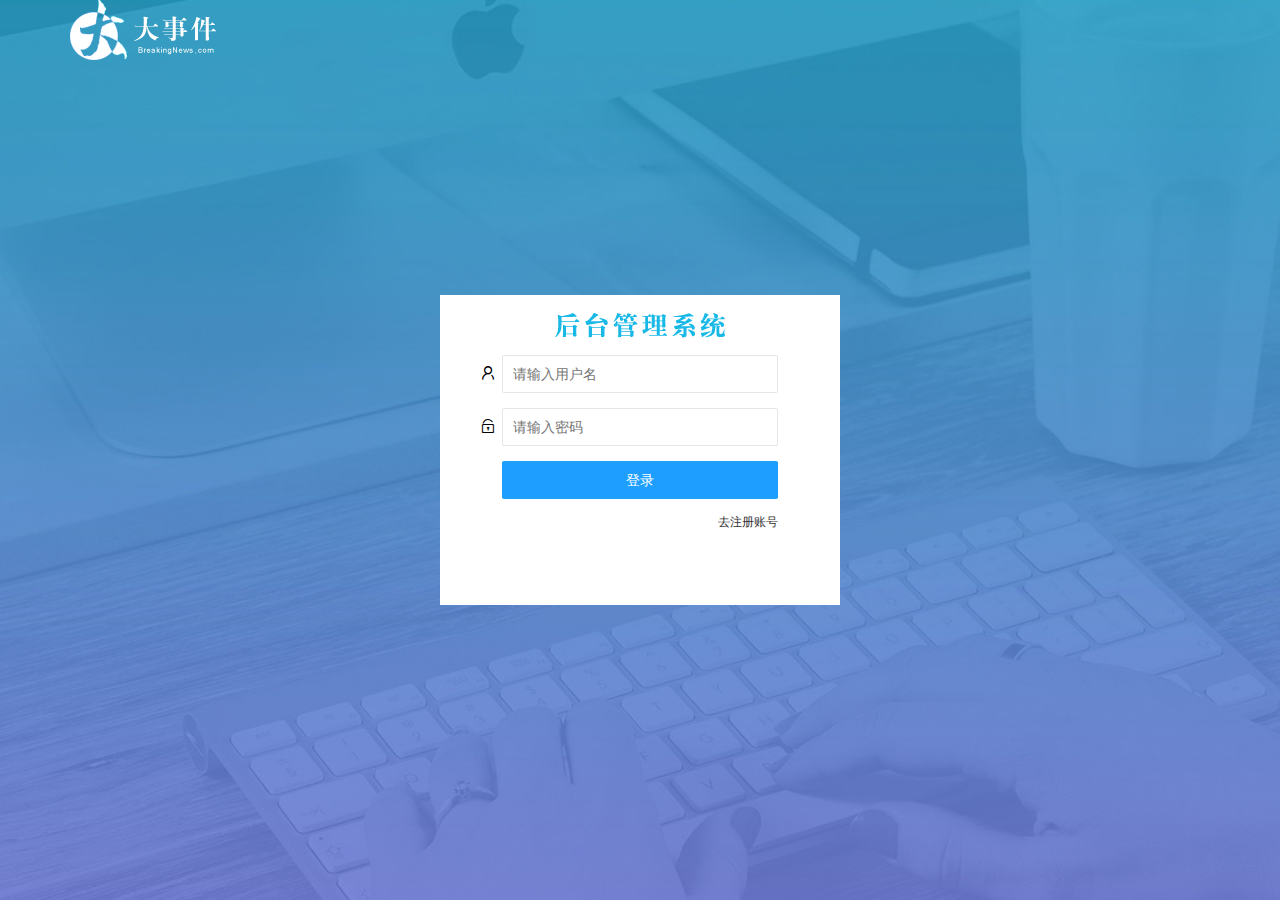
<file: login.html>
<!DOCTYPE html>
<html lang="en">

<head>
    <meta charset="UTF-8">
    <meta http-equiv="X-UA-Compatible" content="IE=edge">
    <meta name="viewport" content="width=device-width, initial-scale=1.0">
    <title>大事件-登录/注册</title>
    <link rel="stylesheet" href="assets/css/login.css">
    <link rel="stylesheet" href="assets/lib/layui/css/layui.css">
</head>

<body>
    <!-- 头部logo区域 -->
    <div class="layui-main">
        <img src="/assets/images/logo.png" alt="" />
    </div>

    <!-- 登录注册区域 -->
    <div class="loginAndRegBox">
        <div class="title-box"></div>
        <!-- 登录的div -->
        <div class="login-box">

            <!-- 登录的表单 -->
            <form class="layui-form" id="form_login">
                <!-- 用户名 -->
                <div class="layui-form-item">
                    <i class="layui-icon layui-icon-username"></i>
                    <input type="text" name="username" required lay-verify="required" placeholder="请输入用户名" autocomplete="off" class="layui-input">
                </div>
                <!-- 密码 -->
                <div class="layui-form-item">
                    <i class="layui-icon layui-icon-password"></i>
                    <input type="password" name="password" required lay-verify="required|pwd" placeholder="请输入密码" autocomplete="off" class="layui-input">
                </div>
                <!-- 按钮 -->
                <div class="layui-form-item ">
                    <button class="layui-btn layui-btn-fluid layui-btn-normal" lay-submit>登录</button>
                </div>
                <div class="layui-form-item links">
                    <a href="javascript:;" id="link-reg">去注册账号</a>
                </div>
            </form>



        </div>
        <!-- 注册的div -->
        <div class="reg-box">
            <!-- 注册的表单 -->
            <form class="layui-form" id="form_reg">
                <!-- 用户名 -->
                <div class="layui-form-item">
                    <i class="layui-icon layui-icon-username"></i>
                    <input type="text" name="username" required lay-verify="required" placeholder="请输入用户名" autocomplete="off" class="layui-input">
                </div>
                <!-- 密码 -->
                <div class="layui-form-item">
                    <i class="layui-icon layui-icon-password"></i>
                    <input type="password" name="password" required lay-verify="required|pwd" placeholder="请输入密码" autocomplete="off" class="layui-input">
                </div>
                <!-- 密码确认框 -->
                <div class="layui-form-item">
                    <i class="layui-icon layui-icon-password"></i>
                    <input type="password" name="repassword" required lay-verify="required|pwd|repwd" placeholder="请再次确认密码" autocomplete="off" class="layui-input">
                </div>
                <!-- 注册按钮 -->
                <div class="layui-form-item ">
                    <button class="layui-btn layui-btn-fluid layui-btn-normal" lay-submit>注册</button>
                </div>
                <div class="layui-form-item links">
                    <a href="javascript:;" id="link-login">去登录</a>
                </div>
            </form>

        </div>
    </div>

    <script src="/assets/lib/layui/layui.all.js"></script>
    <script src="/assets/lib/jquery.js"></script>
    <script src="/assets/js/baseAPI.js"></script>
    <script src="/assets/js/login.js"></script>
</body>

</html>
</file>
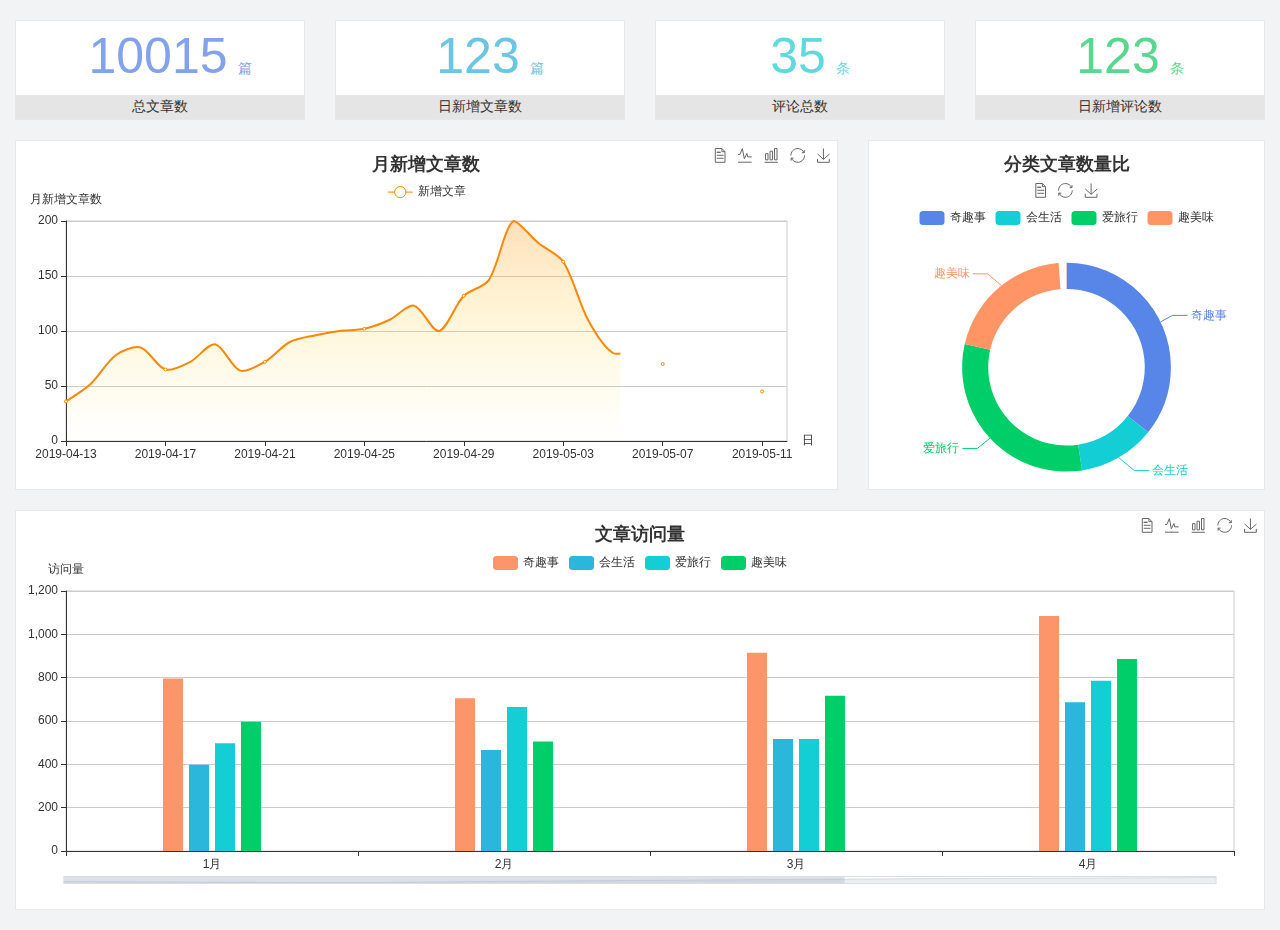
<file: home/dashboard.html>
<!DOCTYPE html>
<html lang="en">

<head>
  <meta charset="UTF-8">
  <meta name="viewport" content="width=device-width, initial-scale=1.0">
  <meta http-equiv="X-UA-Compatible" content="ie=edge">
  <title>图表统计</title>
  <link rel="stylesheet" href="../../assets/lib/bootstrap.css" />
  <link rel="stylesheet" href="../../assets/lib/main.css" />
  <script src="../../assets/lib/jquery.js"></script>
  <script type="text/javascript" src="../../assets/lib/echarts.min.js"></script>
</head>

<body>
  <div class="container-fluid">
    <div class="row spannel_list">
      <div class="col-sm-3 col-xs-6">
        <div class="spannel">
          <em>10015</em><span>篇</span>
          <b>总文章数</b>
        </div>
      </div>
      <div class="col-sm-3 col-xs-6">
        <div class="spannel scolor01">
          <em>123</em><span>篇</span>
          <b>日新增文章数</b>
        </div>
      </div>
      <div class="col-sm-3 col-xs-6">
        <div class="spannel scolor02">
          <em>35</em><span>条</span>
          <b>评论总数</b>
        </div>
      </div>
      <div class="col-sm-3 col-xs-6">
        <div class="spannel scolor03">
          <em>123</em><span>条</span>
          <b>日新增评论数</b>
        </div>
      </div>
    </div>
  </div>

  <div class="container-fluid">
    <div class="row curve-pie">
      <div class="col-lg-8 col-md-8">
        <div class="gragh_pannel" id="curve_show"></div>
      </div>
      <div class="col-lg-4 col-md-4">
        <div class="gragh_pannel" id="pie_show"></div>
      </div>
    </div>
  </div>

  <div class="container-fluid">
    <div class="column_pannel" id="column_show"></div>
  </div>

  <script>
    var oChart = echarts.init(document.getElementById('curve_show'));
    var aList_all = [
      { 'count': 36, 'date': '2019-04-13' },
      { 'count': 52, 'date': '2019-04-14' },
      { 'count': 78, 'date': '2019-04-15' },
      { 'count': 85, 'date': '2019-04-16' },
      { 'count': 65, 'date': '2019-04-17' },
      { 'count': 72, 'date': '2019-04-18' },
      { 'count': 88, 'date': '2019-04-19' },
      { 'count': 64, 'date': '2019-04-20' },
      { 'count': 72, 'date': '2019-04-21' },
      { 'count': 90, 'date': '2019-04-22' },
      { 'count': 96, 'date': '2019-04-23' },
      { 'count': 100, 'date': '2019-04-24' },
      { 'count': 102, 'date': '2019-04-25' },
      { 'count': 110, 'date': '2019-04-26' },
      { 'count': 123, 'date': '2019-04-27' },
      { 'count': 100, 'date': '2019-04-28' },
      { 'count': 132, 'date': '2019-04-29' },
      { 'count': 146, 'date': '2019-04-30' },
      { 'count': 200, 'date': '2019-05-01' },
      { 'count': 180, 'date': '2019-05-02' },
      { 'count': 163, 'date': '2019-05-03' },
      { 'count': 110, 'date': '2019-05-04' },
      { 'count': 80, 'date': '2019-05-05' },
      { 'count': 82, 'date': '2019-05-06' },
      { 'count': 70, 'date': '2019-05-07' },
      { 'count': 65, 'date': '2019-05-08' },
      { 'count': 54, 'date': '2019-05-09' },
      { 'count': 40, 'date': '2019-05-10' },
      { 'count': 45, 'date': '2019-05-11' },
      { 'count': 38, 'date': '2019-05-12' },
    ];

    let aCount = [];
    let aDate = [];

    for (var i = 0; i < aList_all.length; i++) {
      aCount.push(aList_all[i].count);
      aDate.push(aList_all[i].date);
    }

    var chartopt = {
      title: {
        text: '月新增文章数',
        left: 'center',
        top: '10'
      },
      tooltip: {
        trigger: 'axis'
      },
      legend: {
        data: ['新增文章'],
        top: '40'
      },
      toolbox: {
        show: true,
        feature: {
          mark: { show: true },
          dataView: { show: true, readOnly: false },
          magicType: { show: true, type: ['line', 'bar'] },
          restore: { show: true },
          saveAsImage: { show: true }
        }
      },
      calculable: true,
      xAxis: [
        {
          name: '日',
          type: 'category',
          boundaryGap: false,
          data: aDate
        }
      ],
      yAxis: [
        {
          name: '月新增文章数',
          type: 'value'
        }
      ],
      series: [
        {
          name: '新增文章',
          type: 'line',
          smooth: true,
          itemStyle: { normal: { areaStyle: { type: 'default' }, color: '#f80' }, lineStyle: { color: '#f80' } },
          data: aCount
        }],
      areaStyle: {
        normal: {
          color: new echarts.graphic.LinearGradient(0, 0, 0, 1, [{
            offset: 0,
            color: 'rgba(255,136,0,0.39)'
          }, {
            offset: .34,
            color: 'rgba(255,180,0,0.25)'
          }, {
            offset: 1,
            color: 'rgba(255,222,0,0.00)'
          }])

        }
      },
      grid: {
        show: true,
        x: 50,
        x2: 50,
        y: 80,
        height: 220
      }
    };

    oChart.setOption(chartopt);


    var oPie = echarts.init(document.getElementById('pie_show'));
    var oPieopt =
    {
      title: {
        top: 10,
        text: '分类文章数量比',
        x: 'center'
      },
      tooltip: {
        trigger: 'item',
        formatter: "{a} <br/>{b} : {c} ({d}%)"
      },
      color: ['#5885e8', '#13cfd5', '#00ce68', '#ff9565'],
      legend: {
        x: 'center',
        top: 65,
        data: ['奇趣事', '会生活', '爱旅行', '趣美味']
      },
      toolbox: {
        show: true,
        x: 'center',
        top: 35,
        feature: {
          mark: { show: true },
          dataView: { show: true, readOnly: false },
          magicType: {
            show: true,
            type: ['pie', 'funnel'],
            option: {
              funnel: {
                x: '25%',
                width: '50%',
                funnelAlign: 'left',
                max: 1548
              }
            }
          },
          restore: { show: true },
          saveAsImage: { show: true }
        }
      },
      calculable: true,
      series: [
        {
          name: '访问来源',
          type: 'pie',
          radius: ['45%', '60%'],
          center: ['50%', '65%'],
          data: [
            { value: 300, name: '奇趣事' },
            { value: 100, name: '会生活' },
            { value: 260, name: '爱旅行' },
            { value: 180, name: '趣美味' }
          ]
        }
      ]
    };
    oPie.setOption(oPieopt);



    var oColumn = this.echarts.init(document.getElementById('column_show'));
    var oColumnopt =
    {
      title: {
        text: '文章访问量',
        left: 'center',
        top: '10'
      },
      tooltip: {
        trigger: 'axis'
      },
      legend: {
        data: ['奇趣事', '会生活', '爱旅行', '趣美味'],
        top: '40'
      },
      toolbox: {
        show: true,
        feature: {
          mark: { show: true },
          dataView: { show: true, readOnly: false },
          magicType: { show: true, type: ['line', 'bar'] },
          restore: { show: true },
          saveAsImage: { show: true }
        }
      },
      calculable: true,
      xAxis: [
        {
          type: 'category',
          data: ['1月', '2月', '3月', '4月', '5月']
        }
      ],
      yAxis: [
        {
          name: '访问量',
          type: 'value'
        }
      ],
      series: [
        {
          name: '奇趣事',
          type: 'bar',
          barWidth: 20,
          itemStyle: {
            normal: { areaStyle: { type: 'default' }, color: '#fd956a' }
          },
          data: [800, 708, 920, 1090, 1200]
        },
        {
          name: '会生活',
          type: 'bar',
          barWidth: 20,
          itemStyle: {
            normal: { areaStyle: { type: 'default' }, color: '#2bb6db' }
          },
          data: [400, 468, 520, 690, 800]
        },
        {
          name: '爱旅行',
          type: 'bar',
          barWidth: 20,
          itemStyle: {
            normal: { areaStyle: { type: 'default' }, color: '#13cfd5' }
          },
          data: [500, 668, 520, 790, 900]
        },
        {
          name: '趣美味',
          type: 'bar',
          barWidth: 20,
          itemStyle: {
            normal: { areaStyle: { type: 'default' }, color: '#00ce68' }
          },
          data: [600, 508, 720, 890, 1000]
        }
      ],
      grid: {
        show: true,
        x: 50,
        x2: 30,
        y: 80,
        height: 260
      },
      dataZoom: [//给x轴设置滚动条
        {
          start: 0,//默认为0
          end: 100 - 1000 / 31,//默认为100
          type: 'slider',
          show: true,
          xAxisIndex: [0],
          handleSize: 0,//滑动条的 左右2个滑动条的大小
          height: 8,//组件高度
          left: 45, //左边的距离
          right: 50,//右边的距离
          bottom: 26,//右边的距离
          handleColor: '#ddd',//h滑动图标的颜色
          handleStyle: {
            borderColor: "#cacaca",
            borderWidth: "1",
            shadowBlur: 2,
            background: "#ddd",
            shadowColor: "#ddd",
          }
        }]
    };
    oColumn.setOption(oColumnopt);
  </script>
</body>

</html>
</file>
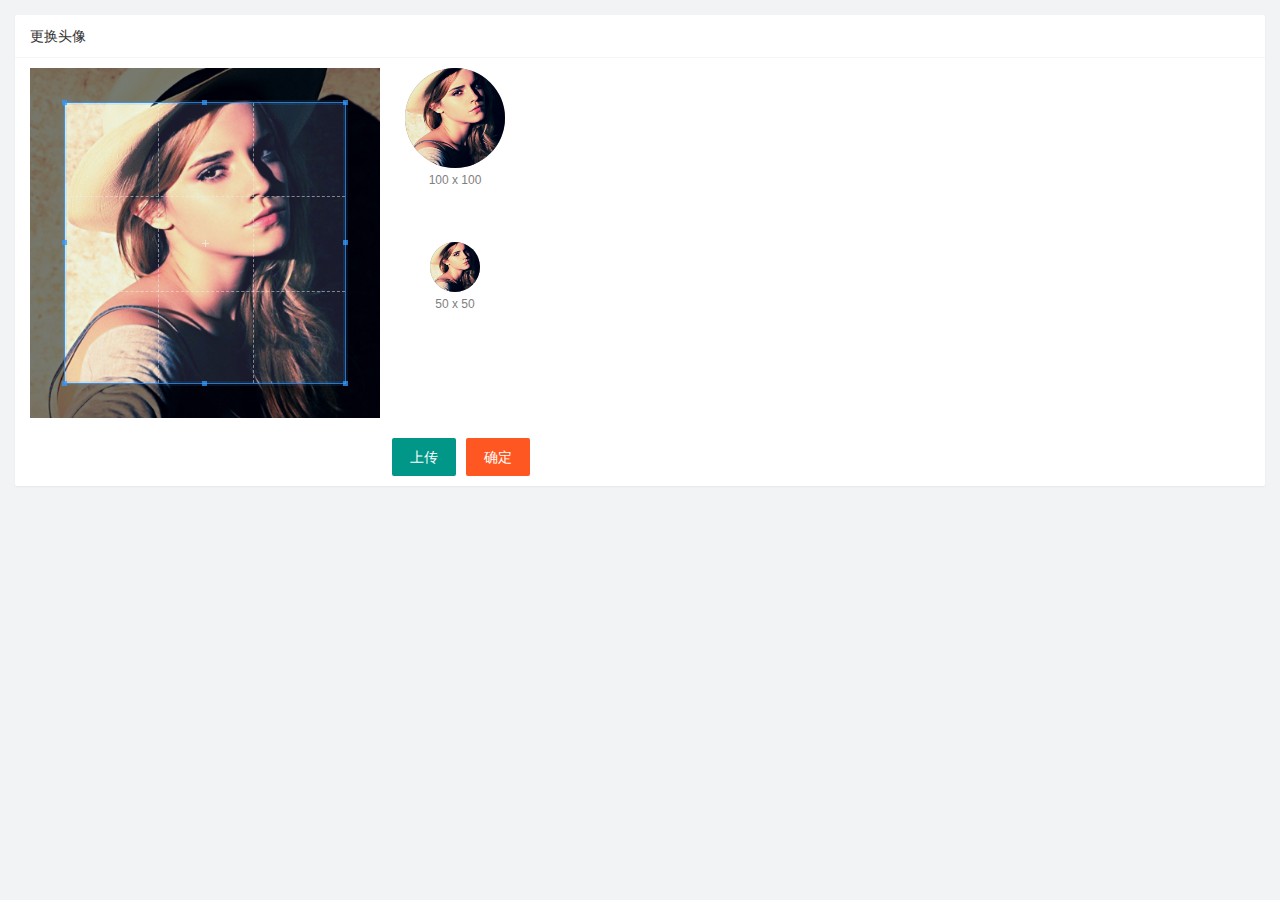
<file: user/user_avatar.html>
<!DOCTYPE html>
<html lang="en">

<head>
    <meta charset="UTF-8">
    <meta http-equiv="X-UA-Compatible" content="IE=edge">
    <meta name="viewport" content="width=device-width, initial-scale=1.0">
    <title>Document</title>
    <link rel="stylesheet" href="/assets/lib/layui/css/layui.css">
    <link rel="stylesheet" href="/assets/lib/cropper/cropper.css" />
    <link rel="stylesheet" href="/assets/css/user/user_avatar.css">
</head>

<body>
    <!-- 卡片区域 -->
    <div class="layui-card">
        <div class="layui-card-header">更换头像</div>
        <div class="layui-card-body">


            <!-- 第一行的图片裁剪和预览区域 -->
            <div class="row1">
                <!-- 图片裁剪区域 -->
                <div class="cropper-box">
                    <!-- 这个 img 标签很重要，将来会把它初始化为裁剪区域 -->
                    <img id="image" src="/assets/images/sample.jpg" />
                </div>
                <!-- 图片的预览区域 -->
                <div class="preview-box">
                    <div>
                        <!-- 宽高为 100px 的预览区域 -->
                        <div class="img-preview w100"></div>
                        <p class="size">100 x 100</p>
                    </div>
                    <div>
                        <!-- 宽高为 50px 的预览区域 -->
                        <div class="img-preview w50"></div>
                        <p class="size">50 x 50</p>
                    </div>
                </div>
            </div>

            <!-- 第二行的按钮区域 -->
            <div class="row2">
                <!-- 通过accept指定用户选择的类型文件 -->
                <input type="file" id="file" accept="image/png,image/jpeg">
                <button type="button" class="layui-btn" id="btnChooseImage">上传</button>
                <button type="button" class="layui-btn layui-btn-danger" id="btnUpload">确定</button>
            </div>


        </div>
    </div>


    <script src="/assets/lib/layui/layui.all.js"></script>
    <script src="/assets/lib/jquery.js"></script>
    <script src="/assets/lib/cropper/Cropper.js"></script>
    <script src="/assets/lib/cropper/jquery-cropper.js"></script>
    <script src="/assets/js/baseAPI.js"></script>
    <script src="/assets/js/user/user_avatar.js"></script>
</body>

</html>
</file>
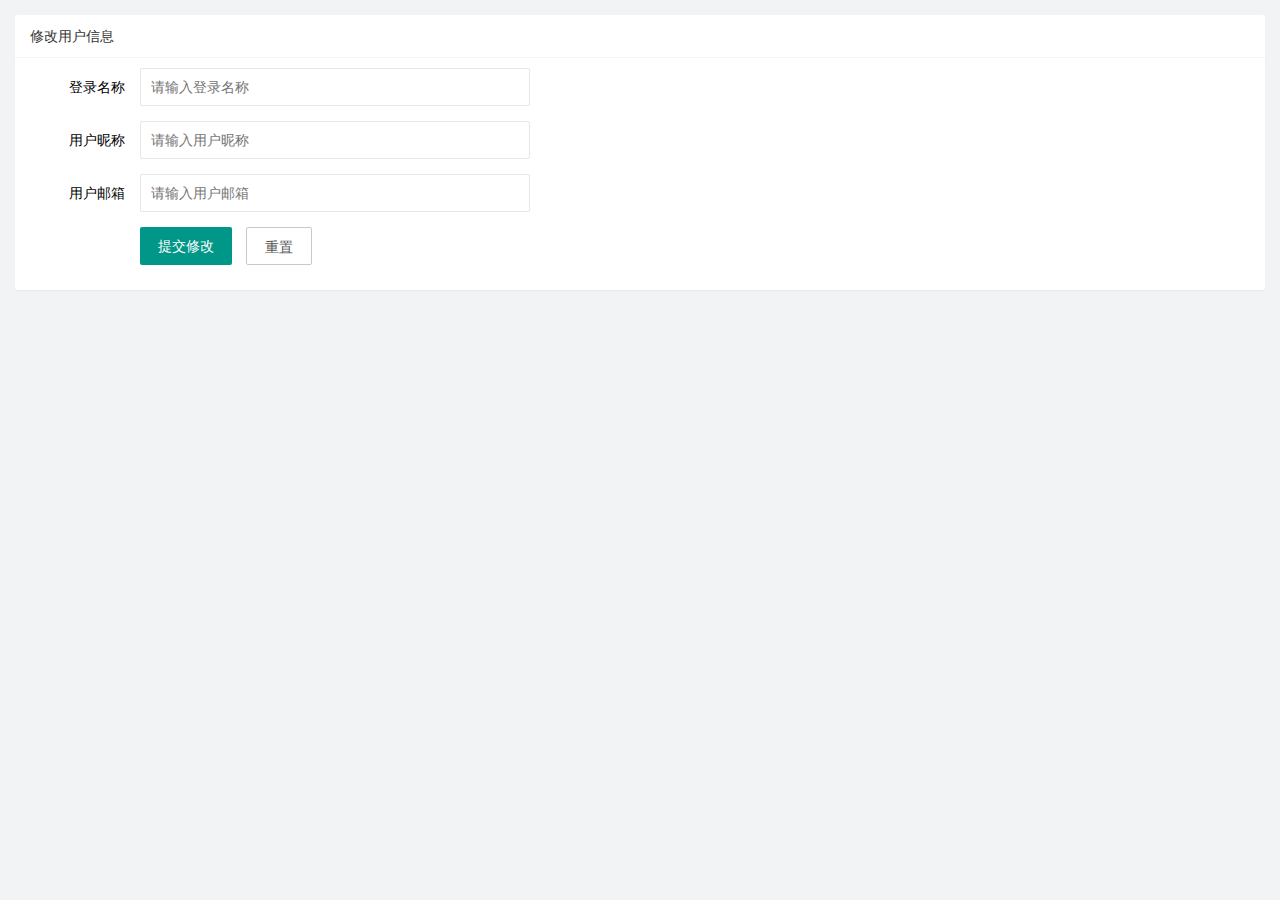
<file: user/user_info.html>
<!DOCTYPE html>
<html lang="en">

<head>
    <meta charset="UTF-8">
    <meta http-equiv="X-UA-Compatible" content="IE=edge">
    <meta name="viewport" content="width=device-width, initial-scale=1.0">
    <title>Document</title>
    <link rel="stylesheet" href="/assets/lib/layui/css/layui.css">
    <link rel="stylesheet" href="/assets/css/user/user_info.css">
</head>

<body>
    <!-- 卡片区域 -->

    <div class="layui-card">
        <div class="layui-card-header">修改用户信息</div>
        <div class="layui-card-body">
            <!-- form表单区域 -->
            <form class="layui-form" lay-filter="formUserInfo">
                <!-- 隐藏域 -->
                <input type="hidden" name="id" value="">

                <div class="layui-form-item">
                    <label class="layui-form-label">登录名称</label>
                    <div class="layui-input-block">
                        <input type="text" name="username" required lay-verify="required" placeholder="请输入登录名称" autocomplete="off" class="layui-input" readonly>
                    </div>
                </div>
                <div class="layui-form-item">
                    <label class="layui-form-label">用户昵称</label>
                    <div class="layui-input-block">
                        <input type="text" name="nickname" required lay-verify="required|nickname" placeholder="请输入用户昵称" autocomplete="off" class="layui-input">
                    </div>
                </div>
                <div class="layui-form-item">
                    <label class="layui-form-label">用户邮箱</label>
                    <div class="layui-input-block">
                        <input type="text" name="email" required lay-verify="required|email" placeholder="请输入用户邮箱" autocomplete="off" class="layui-input">
                    </div>
                </div>

                <div class="layui-form-item">
                    <div class="layui-input-block">
                        <button class="layui-btn" lay-submit lay-filter="formDemo">提交修改</button>
                        <button type="reset" class="layui-btn layui-btn-primary" id="btnReset">重置</button>
                    </div>
                </div>
            </form>
        </div>
        <!-- 导入layui的js文件 -->
        <script src="/assets/lib/layui/layui.all.js"></script>
        <!-- 导入jquery -->
        <script src="/assets/lib/jquery.js"></script>
        <!-- 导入baseAPI -->
        <script src="/assets/js/baseAPI.js"></script>

        <script src="/assets/js/user/user_info.js"></script>
</body>

</html>
</file>
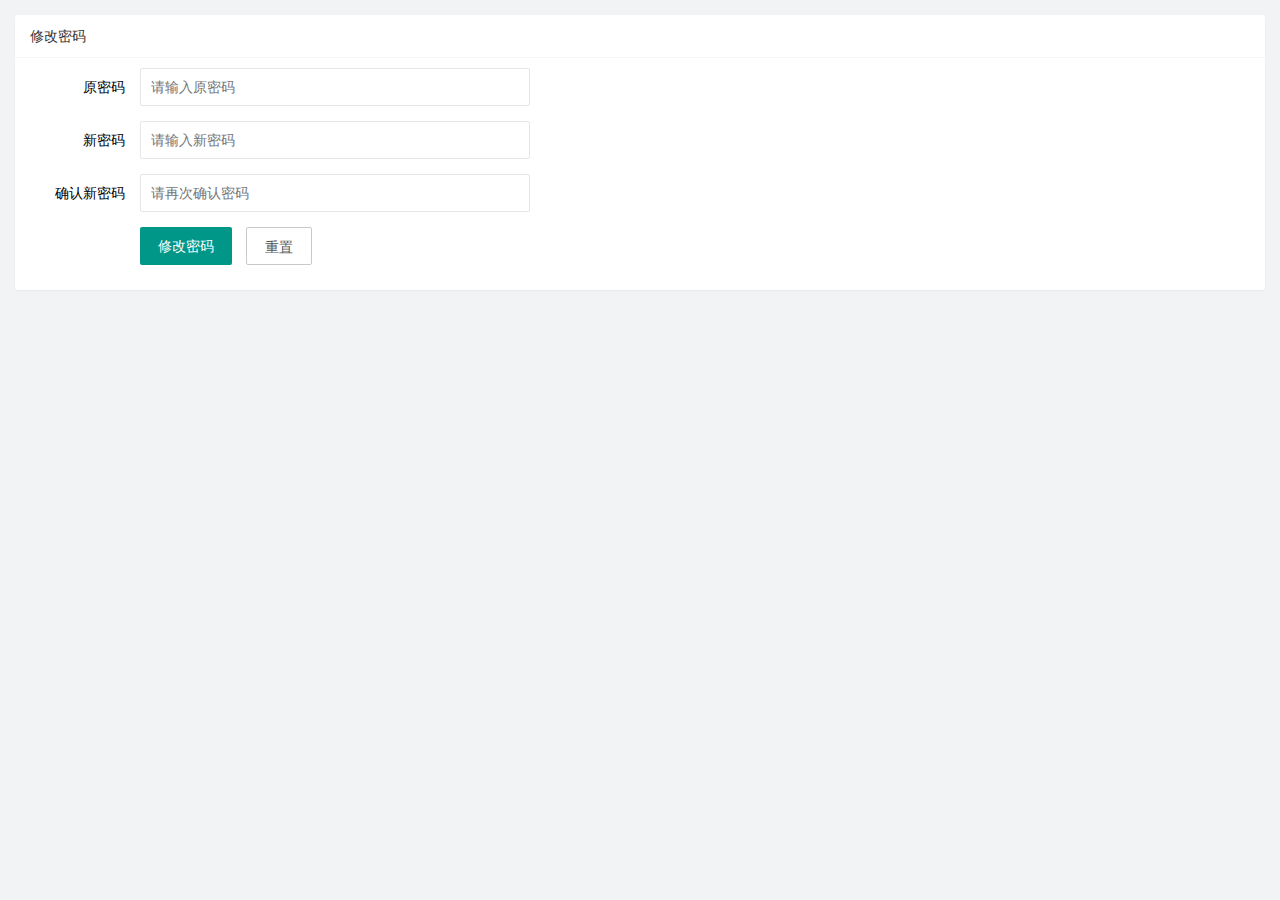
<file: user/user_pwd.html>
<!DOCTYPE html>
<html lang="en">

<head>
    <meta charset="UTF-8">
    <meta http-equiv="X-UA-Compatible" content="IE=edge">
    <meta name="viewport" content="width=device-width, initial-scale=1.0">
    <title>Document</title>
    <link rel="stylesheet" href="/assets/lib/layui/css/layui.css">
    <link rel="stylesheet" href="/assets/css/user/user_pwd.css">
</head>

<body>
    <!-- 卡片区域 -->
    <div class="layui-card">
        <div class="layui-card-header">修改密码</div>
        <div class="layui-card-body">
            <form class="layui-form">
                <div class="layui-form-item">
                    <label class="layui-form-label">原密码</label>
                    <div class="layui-input-block">
                        <input type="password" name="oldPwd" required lay-verify="required|pwd" placeholder="请输入原密码" autocomplete="off" class="layui-input">
                    </div>
                </div>
                <div class="layui-form-item">
                    <label class="layui-form-label">新密码</label>
                    <div class="layui-input-block">
                        <input type="password" name="newPwd" required lay-verify="required|pwd|samePwd" placeholder="请输入新密码" autocomplete="off" class="layui-input">
                    </div>
                </div>
                <div class="layui-form-item">
                    <label class="layui-form-label">确认新密码</label>
                    <div class="layui-input-block">
                        <input type="password" name="rePwd" required lay-verify="required|pwd|rePwd" placeholder="请再次确认密码" autocomplete="off" class="layui-input">
                    </div>
                </div>


                <div class="layui-form-item">
                    <div class="layui-input-block">
                        <button class="layui-btn" lay-submit lay-filter="formDemo">修改密码</button>
                        <button type="reset" class="layui-btn layui-btn-primary">重置</button>
                    </div>
                </div>
            </form>
        </div>
    </div>





    <script src="/assets/lib/layui/layui.all.js"></script>
    <script src="/assets/lib/jquery.js"></script>
    <script src="/assets/js/baseAPI.js"></script>
    <script src="/assets/js/user/user_pwd.js"></script>

</body>

</html>
</file>
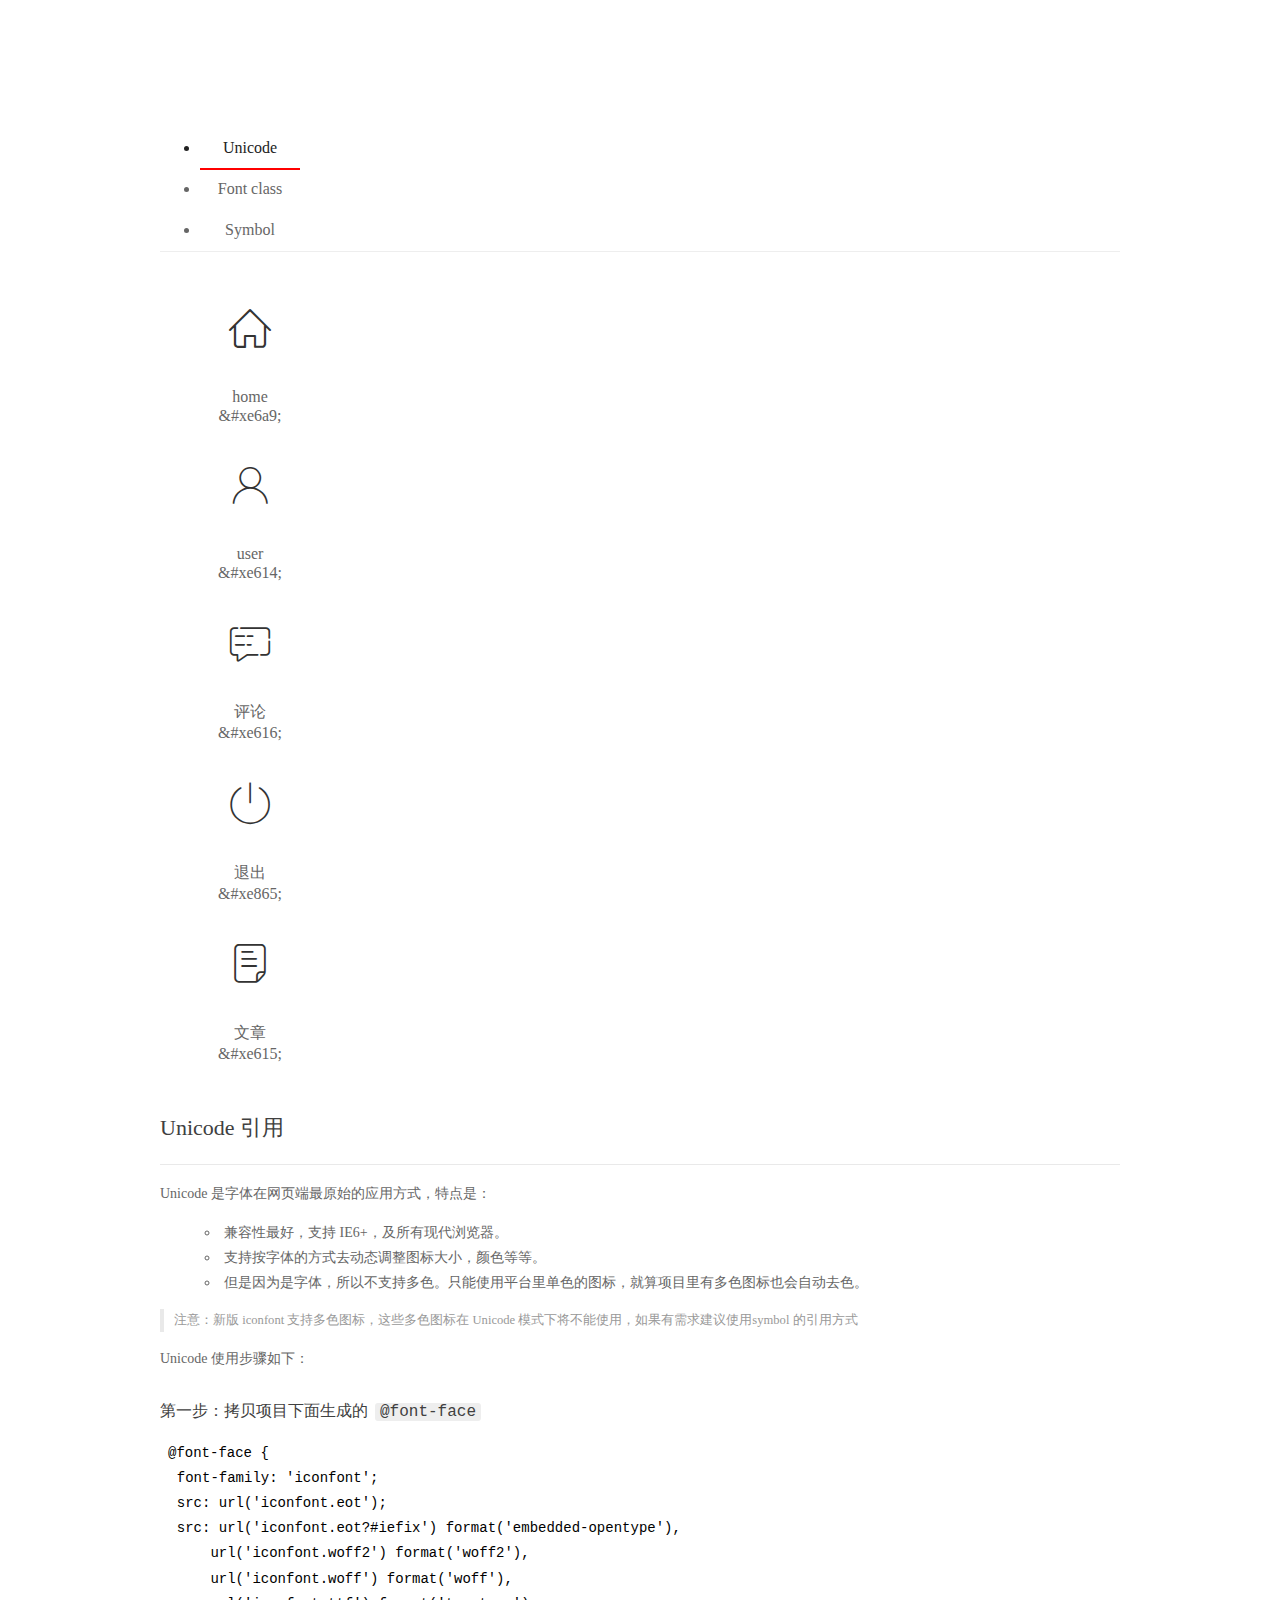
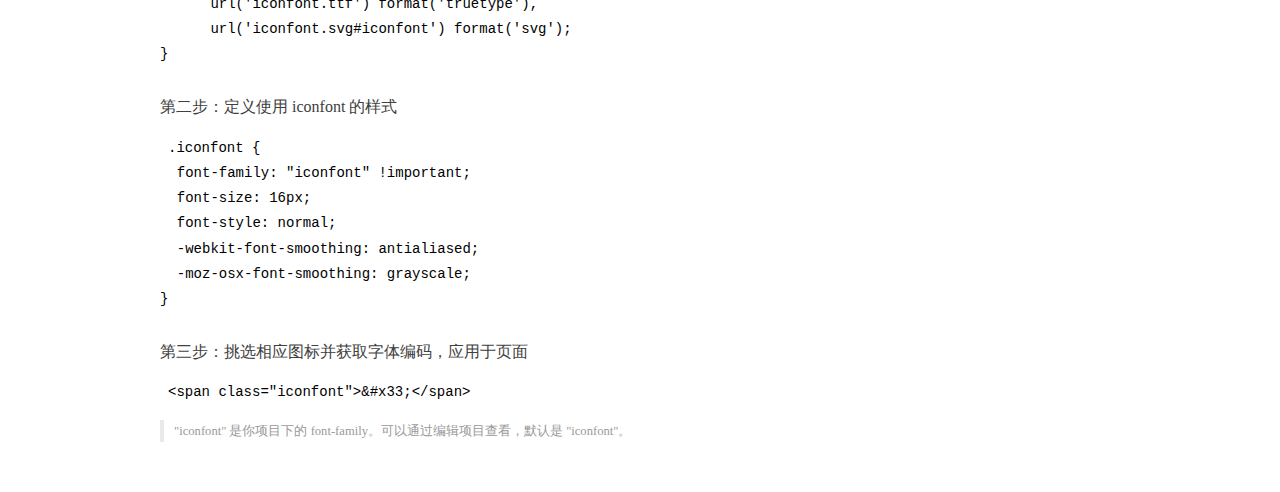
<file: assets/fonts/demo_index.html>
<!DOCTYPE html>
<html>
<head>
  <meta charset="utf-8"/>
  <title>IconFont Demo</title>
  <link rel="shortcut icon" href="https://gtms04.alicdn.com/tps/i4/TB1_oz6GVXXXXaFXpXXJDFnIXXX-64-64.ico" type="image/x-icon"/>
  <link rel="stylesheet" href="https://g.alicdn.com/thx/cube/1.3.2/cube.min.css">
  <link rel="stylesheet" href="demo.css">
  <link rel="stylesheet" href="iconfont.css">
  <script src="iconfont.js"></script>
  <!-- jQuery -->
  <script src="https://a1.alicdn.com/oss/uploads/2018/12/26/7bfddb60-08e8-11e9-9b04-53e73bb6408b.js"></script>
  <!-- 代码高亮 -->
  <script src="https://a1.alicdn.com/oss/uploads/2018/12/26/a3f714d0-08e6-11e9-8a15-ebf944d7534c.js"></script>
</head>
<body>
  <div class="main">
    <h1 class="logo"><a href="https://www.iconfont.cn/" title="iconfont 首页" target="_blank">&#xe86b;</a></h1>
    <div class="nav-tabs">
      <ul id="tabs" class="dib-box">
        <li class="dib active"><span>Unicode</span></li>
        <li class="dib"><span>Font class</span></li>
        <li class="dib"><span>Symbol</span></li>
      </ul>
      
    </div>
    <div class="tab-container">
      <div class="content unicode" style="display: block;">
          <ul class="icon_lists dib-box">
          
            <li class="dib">
              <span class="icon iconfont">&#xe6a9;</span>
                <div class="name">home</div>
                <div class="code-name">&amp;#xe6a9;</div>
              </li>
          
            <li class="dib">
              <span class="icon iconfont">&#xe614;</span>
                <div class="name">user</div>
                <div class="code-name">&amp;#xe614;</div>
              </li>
          
            <li class="dib">
              <span class="icon iconfont">&#xe616;</span>
                <div class="name">评论</div>
                <div class="code-name">&amp;#xe616;</div>
              </li>
          
            <li class="dib">
              <span class="icon iconfont">&#xe865;</span>
                <div class="name">退出</div>
                <div class="code-name">&amp;#xe865;</div>
              </li>
          
            <li class="dib">
              <span class="icon iconfont">&#xe615;</span>
                <div class="name">文章</div>
                <div class="code-name">&amp;#xe615;</div>
              </li>
          
          </ul>
          <div class="article markdown">
          <h2 id="unicode-">Unicode 引用</h2>
          <hr>

          <p>Unicode 是字体在网页端最原始的应用方式，特点是：</p>
          <ul>
            <li>兼容性最好，支持 IE6+，及所有现代浏览器。</li>
            <li>支持按字体的方式去动态调整图标大小，颜色等等。</li>
            <li>但是因为是字体，所以不支持多色。只能使用平台里单色的图标，就算项目里有多色图标也会自动去色。</li>
          </ul>
          <blockquote>
            <p>注意：新版 iconfont 支持多色图标，这些多色图标在 Unicode 模式下将不能使用，如果有需求建议使用symbol 的引用方式</p>
          </blockquote>
          <p>Unicode 使用步骤如下：</p>
          <h3 id="-font-face">第一步：拷贝项目下面生成的 <code>@font-face</code></h3>
<pre><code class="language-css"
>@font-face {
  font-family: 'iconfont';
  src: url('iconfont.eot');
  src: url('iconfont.eot?#iefix') format('embedded-opentype'),
      url('iconfont.woff2') format('woff2'),
      url('iconfont.woff') format('woff'),
      url('iconfont.ttf') format('truetype'),
      url('iconfont.svg#iconfont') format('svg');
}
</code></pre>
          <h3 id="-iconfont-">第二步：定义使用 iconfont 的样式</h3>
<pre><code class="language-css"
>.iconfont {
  font-family: "iconfont" !important;
  font-size: 16px;
  font-style: normal;
  -webkit-font-smoothing: antialiased;
  -moz-osx-font-smoothing: grayscale;
}
</code></pre>
          <h3 id="-">第三步：挑选相应图标并获取字体编码，应用于页面</h3>
<pre>
<code class="language-html"
>&lt;span class="iconfont"&gt;&amp;#x33;&lt;/span&gt;
</code></pre>
          <blockquote>
            <p>"iconfont" 是你项目下的 font-family。可以通过编辑项目查看，默认是 "iconfont"。</p>
          </blockquote>
          </div>
      </div>
      <div class="content font-class">
        <ul class="icon_lists dib-box">
          
          <li class="dib">
            <span class="icon iconfont icon-home"></span>
            <div class="name">
              home
            </div>
            <div class="code-name">.icon-home
            </div>
          </li>
          
          <li class="dib">
            <span class="icon iconfont icon-user"></span>
            <div class="name">
              user
            </div>
            <div class="code-name">.icon-user
            </div>
          </li>
          
          <li class="dib">
            <span class="icon iconfont icon-pinglun"></span>
            <div class="name">
              评论
            </div>
            <div class="code-name">.icon-pinglun
            </div>
          </li>
          
          <li class="dib">
            <span class="icon iconfont icon-tuichu"></span>
            <div class="name">
              退出
            </div>
            <div class="code-name">.icon-tuichu
            </div>
          </li>
          
          <li class="dib">
            <span class="icon iconfont icon-16"></span>
            <div class="name">
              文章
            </div>
            <div class="code-name">.icon-16
            </div>
          </li>
          
        </ul>
        <div class="article markdown">
        <h2 id="font-class-">font-class 引用</h2>
        <hr>

        <p>font-class 是 Unicode 使用方式的一种变种，主要是解决 Unicode 书写不直观，语意不明确的问题。</p>
        <p>与 Unicode 使用方式相比，具有如下特点：</p>
        <ul>
          <li>兼容性良好，支持 IE8+，及所有现代浏览器。</li>
          <li>相比于 Unicode 语意明确，书写更直观。可以很容易分辨这个 icon 是什么。</li>
          <li>因为使用 class 来定义图标，所以当要替换图标时，只需要修改 class 里面的 Unicode 引用。</li>
          <li>不过因为本质上还是使用的字体，所以多色图标还是不支持的。</li>
        </ul>
        <p>使用步骤如下：</p>
        <h3 id="-fontclass-">第一步：引入项目下面生成的 fontclass 代码：</h3>
<pre><code class="language-html">&lt;link rel="stylesheet" href="./iconfont.css"&gt;
</code></pre>
        <h3 id="-">第二步：挑选相应图标并获取类名，应用于页面：</h3>
<pre><code class="language-html">&lt;span class="iconfont icon-xxx"&gt;&lt;/span&gt;
</code></pre>
        <blockquote>
          <p>"
            iconfont" 是你项目下的 font-family。可以通过编辑项目查看，默认是 "iconfont"。</p>
        </blockquote>
      </div>
      </div>
      <div class="content symbol">
          <ul class="icon_lists dib-box">
          
            <li class="dib">
                <svg class="icon svg-icon" aria-hidden="true">
                  <use xlink:href="#icon-home"></use>
                </svg>
                <div class="name">home</div>
                <div class="code-name">#icon-home</div>
            </li>
          
            <li class="dib">
                <svg class="icon svg-icon" aria-hidden="true">
                  <use xlink:href="#icon-user"></use>
                </svg>
                <div class="name">user</div>
                <div class="code-name">#icon-user</div>
            </li>
          
            <li class="dib">
                <svg class="icon svg-icon" aria-hidden="true">
                  <use xlink:href="#icon-pinglun"></use>
                </svg>
                <div class="name">评论</div>
                <div class="code-name">#icon-pinglun</div>
            </li>
          
            <li class="dib">
                <svg class="icon svg-icon" aria-hidden="true">
                  <use xlink:href="#icon-tuichu"></use>
                </svg>
                <div class="name">退出</div>
                <div class="code-name">#icon-tuichu</div>
            </li>
          
            <li class="dib">
                <svg class="icon svg-icon" aria-hidden="true">
                  <use xlink:href="#icon-16"></use>
                </svg>
                <div class="name">文章</div>
                <div class="code-name">#icon-16</div>
            </li>
          
          </ul>
          <div class="article markdown">
          <h2 id="symbol-">Symbol 引用</h2>
          <hr>

          <p>这是一种全新的使用方式，应该说这才是未来的主流，也是平台目前推荐的用法。相关介绍可以参考这篇<a href="">文章</a>
            这种用法其实是做了一个 SVG 的集合，与另外两种相比具有如下特点：</p>
          <ul>
            <li>支持多色图标了，不再受单色限制。</li>
            <li>通过一些技巧，支持像字体那样，通过 <code>font-size</code>, <code>color</code> 来调整样式。</li>
            <li>兼容性较差，支持 IE9+，及现代浏览器。</li>
            <li>浏览器渲染 SVG 的性能一般，还不如 png。</li>
          </ul>
          <p>使用步骤如下：</p>
          <h3 id="-symbol-">第一步：引入项目下面生成的 symbol 代码：</h3>
<pre><code class="language-html">&lt;script src="./iconfont.js"&gt;&lt;/script&gt;
</code></pre>
          <h3 id="-css-">第二步：加入通用 CSS 代码（引入一次就行）：</h3>
<pre><code class="language-html">&lt;style&gt;
.icon {
  width: 1em;
  height: 1em;
  vertical-align: -0.15em;
  fill: currentColor;
  overflow: hidden;
}
&lt;/style&gt;
</code></pre>
          <h3 id="-">第三步：挑选相应图标并获取类名，应用于页面：</h3>
<pre><code class="language-html">&lt;svg class="icon" aria-hidden="true"&gt;
  &lt;use xlink:href="#icon-xxx"&gt;&lt;/use&gt;
&lt;/svg&gt;
</code></pre>
          </div>
      </div>

    </div>
  </div>
  <script>
  $(document).ready(function () {
      $('.tab-container .content:first').show()

      $('#tabs li').click(function (e) {
        var tabContent = $('.tab-container .content')
        var index = $(this).index()

        if ($(this).hasClass('active')) {
          return
        } else {
          $('#tabs li').removeClass('active')
          $(this).addClass('active')

          tabContent.hide().eq(index).fadeIn()
        }
      })
    })
  </script>
</body>
</html>
</file>
<file: assets/css/login.css>
html,
body {
    margin: 0;
    padding: 0;
    height: 100%;
    width: 100%;
    background: url('/assets/images/login_bg.jpg') no-repeat center;
    background-size: cover;
}

.loginAndRegBox {
    width: 400px;
    height: 310px;
    position: absolute;
    background-color: #fff;
    left: 50%;
    top: 50%;
    transform: translate(-50%, -50%);
}

.title-box {
    height: 60px;
    background: url('/assets/images/login_title.png') no-repeat center;
}

.reg-box {
    display: none;
}

.layui-form {
    padding: 0 30px;
}

.links {
    /* float: right; */
    display: flex;
    justify-content: flex-end;
}

.links a {
    font-size: 12px;
}

.layui-form-item {
    position: relative;
    padding-left: 32px;
    padding-right: 32px;
}

.layui-icon {
    position: absolute;
    left: 10px;
    top: 10px;
}

.layui-input {
    padding-left: 32px;
}
</file>
<file: assets/lib/layui/css/layui.css>
/** layui-v2.5.5 MIT License By https://www.layui.com */
 .layui-inline,img{display:inline-block;vertical-align:middle}h1,h2,h3,h4,h5,h6{font-weight:400}.layui-edge,.layui-header,.layui-inline,.layui-main{position:relative}.layui-body,.layui-edge,.layui-elip{overflow:hidden}.layui-btn,.layui-edge,.layui-inline,img{vertical-align:middle}.layui-btn,.layui-disabled,.layui-icon,.layui-unselect{-moz-user-select:none;-webkit-user-select:none;-ms-user-select:none}.layui-elip,.layui-form-checkbox span,.layui-form-pane .layui-form-label{text-overflow:ellipsis;white-space:nowrap}.layui-breadcrumb,.layui-tree-btnGroup{visibility:hidden}blockquote,body,button,dd,div,dl,dt,form,h1,h2,h3,h4,h5,h6,input,li,ol,p,pre,td,textarea,th,ul{margin:0;padding:0;-webkit-tap-highlight-color:rgba(0,0,0,0)}a:active,a:hover{outline:0}img{border:none}li{list-style:none}table{border-collapse:collapse;border-spacing:0}h4,h5,h6{font-size:100%}button,input,optgroup,option,select,textarea{font-family:inherit;font-size:inherit;font-style:inherit;font-weight:inherit;outline:0}pre{white-space:pre-wrap;white-space:-moz-pre-wrap;white-space:-pre-wrap;white-space:-o-pre-wrap;word-wrap:break-word}body{line-height:24px;font:14px Helvetica Neue,Helvetica,PingFang SC,Tahoma,Arial,sans-serif}hr{height:1px;margin:10px 0;border:0;clear:both}a{color:#333;text-decoration:none}a:hover{color:#777}a cite{font-style:normal;*cursor:pointer}.layui-border-box,.layui-border-box *{box-sizing:border-box}.layui-box,.layui-box *{box-sizing:content-box}.layui-clear{clear:both;*zoom:1}.layui-clear:after{content:'\20';clear:both;*zoom:1;display:block;height:0}.layui-inline{*display:inline;*zoom:1}.layui-edge{display:inline-block;width:0;height:0;border-width:6px;border-style:dashed;border-color:transparent}.layui-edge-top{top:-4px;border-bottom-color:#999;border-bottom-style:solid}.layui-edge-right{border-left-color:#999;border-left-style:solid}.layui-edge-bottom{top:2px;border-top-color:#999;border-top-style:solid}.layui-edge-left{border-right-color:#999;border-right-style:solid}.layui-disabled,.layui-disabled:hover{color:#d2d2d2!important;cursor:not-allowed!important}.layui-circle{border-radius:100%}.layui-show{display:block!important}.layui-hide{display:none!important}@font-face{font-family:layui-icon;src:url(../font/iconfont.eot?v=250);src:url(../font/iconfont.eot?v=250#iefix) format('embedded-opentype'),url(../font/iconfont.woff2?v=250) format('woff2'),url(../font/iconfont.woff?v=250) format('woff'),url(../font/iconfont.ttf?v=250) format('truetype'),url(../font/iconfont.svg?v=250#layui-icon) format('svg')}.layui-icon{font-family:layui-icon!important;font-size:16px;font-style:normal;-webkit-font-smoothing:antialiased;-moz-osx-font-smoothing:grayscale}.layui-icon-reply-fill:before{content:"\e611"}.layui-icon-set-fill:before{content:"\e614"}.layui-icon-menu-fill:before{content:"\e60f"}.layui-icon-search:before{content:"\e615"}.layui-icon-share:before{content:"\e641"}.layui-icon-set-sm:before{content:"\e620"}.layui-icon-engine:before{content:"\e628"}.layui-icon-close:before{content:"\1006"}.layui-icon-close-fill:before{content:"\1007"}.layui-icon-chart-screen:before{content:"\e629"}.layui-icon-star:before{content:"\e600"}.layui-icon-circle-dot:before{content:"\e617"}.layui-icon-chat:before{content:"\e606"}.layui-icon-release:before{content:"\e609"}.layui-icon-list:before{content:"\e60a"}.layui-icon-chart:before{content:"\e62c"}.layui-icon-ok-circle:before{content:"\1005"}.layui-icon-layim-theme:before{content:"\e61b"}.layui-icon-table:before{content:"\e62d"}.layui-icon-right:before{content:"\e602"}.layui-icon-left:before{content:"\e603"}.layui-icon-cart-simple:before{content:"\e698"}.layui-icon-face-cry:before{content:"\e69c"}.layui-icon-face-smile:before{content:"\e6af"}.layui-icon-survey:before{content:"\e6b2"}.layui-icon-tree:before{content:"\e62e"}.layui-icon-upload-circle:before{content:"\e62f"}.layui-icon-add-circle:before{content:"\e61f"}.layui-icon-download-circle:before{content:"\e601"}.layui-icon-templeate-1:before{content:"\e630"}.layui-icon-util:before{content:"\e631"}.layui-icon-face-surprised:before{content:"\e664"}.layui-icon-edit:before{content:"\e642"}.layui-icon-speaker:before{content:"\e645"}.layui-icon-down:before{content:"\e61a"}.layui-icon-file:before{content:"\e621"}.layui-icon-layouts:before{content:"\e632"}.layui-icon-rate-half:before{content:"\e6c9"}.layui-icon-add-circle-fine:before{content:"\e608"}.layui-icon-prev-circle:before{content:"\e633"}.layui-icon-read:before{content:"\e705"}.layui-icon-404:before{content:"\e61c"}.layui-icon-carousel:before{content:"\e634"}.layui-icon-help:before{content:"\e607"}.layui-icon-code-circle:before{content:"\e635"}.layui-icon-water:before{content:"\e636"}.layui-icon-username:before{content:"\e66f"}.layui-icon-find-fill:before{content:"\e670"}.layui-icon-about:before{content:"\e60b"}.layui-icon-location:before{content:"\e715"}.layui-icon-up:before{content:"\e619"}.layui-icon-pause:before{content:"\e651"}.layui-icon-date:before{content:"\e637"}.layui-icon-layim-uploadfile:before{content:"\e61d"}.layui-icon-delete:before{content:"\e640"}.layui-icon-play:before{content:"\e652"}.layui-icon-top:before{content:"\e604"}.layui-icon-friends:before{content:"\e612"}.layui-icon-refresh-3:before{content:"\e9aa"}.layui-icon-ok:before{content:"\e605"}.layui-icon-layer:before{content:"\e638"}.layui-icon-face-smile-fine:before{content:"\e60c"}.layui-icon-dollar:before{content:"\e659"}.layui-icon-group:before{content:"\e613"}.layui-icon-layim-download:before{content:"\e61e"}.layui-icon-picture-fine:before{content:"\e60d"}.layui-icon-link:before{content:"\e64c"}.layui-icon-diamond:before{content:"\e735"}.layui-icon-log:before{content:"\e60e"}.layui-icon-rate-solid:before{content:"\e67a"}.layui-icon-fonts-del:before{content:"\e64f"}.layui-icon-unlink:before{content:"\e64d"}.layui-icon-fonts-clear:before{content:"\e639"}.layui-icon-triangle-r:before{content:"\e623"}.layui-icon-circle:before{content:"\e63f"}.layui-icon-radio:before{content:"\e643"}.layui-icon-align-center:before{content:"\e647"}.layui-icon-align-right:before{content:"\e648"}.layui-icon-align-left:before{content:"\e649"}.layui-icon-loading-1:before{content:"\e63e"}.layui-icon-return:before{content:"\e65c"}.layui-icon-fonts-strong:before{content:"\e62b"}.layui-icon-upload:before{content:"\e67c"}.layui-icon-dialogue:before{content:"\e63a"}.layui-icon-video:before{content:"\e6ed"}.layui-icon-headset:before{content:"\e6fc"}.layui-icon-cellphone-fine:before{content:"\e63b"}.layui-icon-add-1:before{content:"\e654"}.layui-icon-face-smile-b:before{content:"\e650"}.layui-icon-fonts-html:before{content:"\e64b"}.layui-icon-form:before{content:"\e63c"}.layui-icon-cart:before{content:"\e657"}.layui-icon-camera-fill:before{content:"\e65d"}.layui-icon-tabs:before{content:"\e62a"}.layui-icon-fonts-code:before{content:"\e64e"}.layui-icon-fire:before{content:"\e756"}.layui-icon-set:before{content:"\e716"}.layui-icon-fonts-u:before{content:"\e646"}.layui-icon-triangle-d:before{content:"\e625"}.layui-icon-tips:before{content:"\e702"}.layui-icon-picture:before{content:"\e64a"}.layui-icon-more-vertical:before{content:"\e671"}.layui-icon-flag:before{content:"\e66c"}.layui-icon-loading:before{content:"\e63d"}.layui-icon-fonts-i:before{content:"\e644"}.layui-icon-refresh-1:before{content:"\e666"}.layui-icon-rmb:before{content:"\e65e"}.layui-icon-home:before{content:"\e68e"}.layui-icon-user:before{content:"\e770"}.layui-icon-notice:before{content:"\e667"}.layui-icon-login-weibo:before{content:"\e675"}.layui-icon-voice:before{content:"\e688"}.layui-icon-upload-drag:before{content:"\e681"}.layui-icon-login-qq:before{content:"\e676"}.layui-icon-snowflake:before{content:"\e6b1"}.layui-icon-file-b:before{content:"\e655"}.layui-icon-template:before{content:"\e663"}.layui-icon-auz:before{content:"\e672"}.layui-icon-console:before{content:"\e665"}.layui-icon-app:before{content:"\e653"}.layui-icon-prev:before{content:"\e65a"}.layui-icon-website:before{content:"\e7ae"}.layui-icon-next:before{content:"\e65b"}.layui-icon-component:before{content:"\e857"}.layui-icon-more:before{content:"\e65f"}.layui-icon-login-wechat:before{content:"\e677"}.layui-icon-shrink-right:before{content:"\e668"}.layui-icon-spread-left:before{content:"\e66b"}.layui-icon-camera:before{content:"\e660"}.layui-icon-note:before{content:"\e66e"}.layui-icon-refresh:before{content:"\e669"}.layui-icon-female:before{content:"\e661"}.layui-icon-male:before{content:"\e662"}.layui-icon-password:before{content:"\e673"}.layui-icon-senior:before{content:"\e674"}.layui-icon-theme:before{content:"\e66a"}.layui-icon-tread:before{content:"\e6c5"}.layui-icon-praise:before{content:"\e6c6"}.layui-icon-star-fill:before{content:"\e658"}.layui-icon-rate:before{content:"\e67b"}.layui-icon-template-1:before{content:"\e656"}.layui-icon-vercode:before{content:"\e679"}.layui-icon-cellphone:before{content:"\e678"}.layui-icon-screen-full:before{content:"\e622"}.layui-icon-screen-restore:before{content:"\e758"}.layui-icon-cols:before{content:"\e610"}.layui-icon-export:before{content:"\e67d"}.layui-icon-print:before{content:"\e66d"}.layui-icon-slider:before{content:"\e714"}.layui-icon-addition:before{content:"\e624"}.layui-icon-subtraction:before{content:"\e67e"}.layui-icon-service:before{content:"\e626"}.layui-icon-transfer:before{content:"\e691"}.layui-main{width:1140px;margin:0 auto}.layui-header{z-index:1000;height:60px}.layui-header a:hover{transition:all .5s;-webkit-transition:all .5s}.layui-side{position:fixed;left:0;top:0;bottom:0;z-index:999;width:200px;overflow-x:hidden}.layui-side-scroll{position:relative;width:220px;height:100%;overflow-x:hidden}.layui-body{position:absolute;left:200px;right:0;top:0;bottom:0;z-index:998;width:auto;overflow-y:auto;box-sizing:border-box}.layui-layout-body{overflow:hidden}.layui-layout-admin .layui-header{background-color:#23262E}.layui-layout-admin .layui-side{top:60px;width:200px;overflow-x:hidden}.layui-layout-admin .layui-body{position:fixed;top:60px;bottom:44px}.layui-layout-admin .layui-main{width:auto;margin:0 15px}.layui-layout-admin .layui-footer{position:fixed;left:200px;right:0;bottom:0;height:44px;line-height:44px;padding:0 15px;background-color:#eee}.layui-layout-admin .layui-logo{position:absolute;left:0;top:0;width:200px;height:100%;line-height:60px;text-align:center;color:#009688;font-size:16px}.layui-layout-admin .layui-header .layui-nav{background:0 0}.layui-layout-left{position:absolute!important;left:200px;top:0}.layui-layout-right{position:absolute!important;right:0;top:0}.layui-container{position:relative;margin:0 auto;padding:0 15px;box-sizing:border-box}.layui-fluid{position:relative;margin:0 auto;padding:0 15px}.layui-row:after,.layui-row:before{content:'';display:block;clear:both}.layui-col-lg1,.layui-col-lg10,.layui-col-lg11,.layui-col-lg12,.layui-col-lg2,.layui-col-lg3,.layui-col-lg4,.layui-col-lg5,.layui-col-lg6,.layui-col-lg7,.layui-col-lg8,.layui-col-lg9,.layui-col-md1,.layui-col-md10,.layui-col-md11,.layui-col-md12,.layui-col-md2,.layui-col-md3,.layui-col-md4,.layui-col-md5,.layui-col-md6,.layui-col-md7,.layui-col-md8,.layui-col-md9,.layui-col-sm1,.layui-col-sm10,.layui-col-sm11,.layui-col-sm12,.layui-col-sm2,.layui-col-sm3,.layui-col-sm4,.layui-col-sm5,.layui-col-sm6,.layui-col-sm7,.layui-col-sm8,.layui-col-sm9,.layui-col-xs1,.layui-col-xs10,.layui-col-xs11,.layui-col-xs12,.layui-col-xs2,.layui-col-xs3,.layui-col-xs4,.layui-col-xs5,.layui-col-xs6,.layui-col-xs7,.layui-col-xs8,.layui-col-xs9{position:relative;display:block;box-sizing:border-box}.layui-col-xs1,.layui-col-xs10,.layui-col-xs11,.layui-col-xs12,.layui-col-xs2,.layui-col-xs3,.layui-col-xs4,.layui-col-xs5,.layui-col-xs6,.layui-col-xs7,.layui-col-xs8,.layui-col-xs9{float:left}.layui-col-xs1{width:8.33333333%}.layui-col-xs2{width:16.66666667%}.layui-col-xs3{width:25%}.layui-col-xs4{width:33.33333333%}.layui-col-xs5{width:41.66666667%}.layui-col-xs6{width:50%}.layui-col-xs7{width:58.33333333%}.layui-col-xs8{width:66.66666667%}.layui-col-xs9{width:75%}.layui-col-xs10{width:83.33333333%}.layui-col-xs11{width:91.66666667%}.layui-col-xs12{width:100%}.layui-col-xs-offset1{margin-left:8.33333333%}.layui-col-xs-offset2{margin-left:16.66666667%}.layui-col-xs-offset3{margin-left:25%}.layui-col-xs-offset4{margin-left:33.33333333%}.layui-col-xs-offset5{margin-left:41.66666667%}.layui-col-xs-offset6{margin-left:50%}.layui-col-xs-offset7{margin-left:58.33333333%}.layui-col-xs-offset8{margin-left:66.66666667%}.layui-col-xs-offset9{margin-left:75%}.layui-col-xs-offset10{margin-left:83.33333333%}.layui-col-xs-offset11{margin-left:91.66666667%}.layui-col-xs-offset12{margin-left:100%}@media screen and (max-width:768px){.layui-hide-xs{display:none!important}.layui-show-xs-block{display:block!important}.layui-show-xs-inline{display:inline!important}.layui-show-xs-inline-block{display:inline-block!important}}@media screen and (min-width:768px){.layui-container{width:750px}.layui-hide-sm{display:none!important}.layui-show-sm-block{display:block!important}.layui-show-sm-inline{display:inline!important}.layui-show-sm-inline-block{display:inline-block!important}.layui-col-sm1,.layui-col-sm10,.layui-col-sm11,.layui-col-sm12,.layui-col-sm2,.layui-col-sm3,.layui-col-sm4,.layui-col-sm5,.layui-col-sm6,.layui-col-sm7,.layui-col-sm8,.layui-col-sm9{float:left}.layui-col-sm1{width:8.33333333%}.layui-col-sm2{width:16.66666667%}.layui-col-sm3{width:25%}.layui-col-sm4{width:33.33333333%}.layui-col-sm5{width:41.66666667%}.layui-col-sm6{width:50%}.layui-col-sm7{width:58.33333333%}.layui-col-sm8{width:66.66666667%}.layui-col-sm9{width:75%}.layui-col-sm10{width:83.33333333%}.layui-col-sm11{width:91.66666667%}.layui-col-sm12{width:100%}.layui-col-sm-offset1{margin-left:8.33333333%}.layui-col-sm-offset2{margin-left:16.66666667%}.layui-col-sm-offset3{margin-left:25%}.layui-col-sm-offset4{margin-left:33.33333333%}.layui-col-sm-offset5{margin-left:41.66666667%}.layui-col-sm-offset6{margin-left:50%}.layui-col-sm-offset7{margin-left:58.33333333%}.layui-col-sm-offset8{margin-left:66.66666667%}.layui-col-sm-offset9{margin-left:75%}.layui-col-sm-offset10{margin-left:83.33333333%}.layui-col-sm-offset11{margin-left:91.66666667%}.layui-col-sm-offset12{margin-left:100%}}@media screen and (min-width:992px){.layui-container{width:970px}.layui-hide-md{display:none!important}.layui-show-md-block{display:block!important}.layui-show-md-inline{display:inline!important}.layui-show-md-inline-block{display:inline-block!important}.layui-col-md1,.layui-col-md10,.layui-col-md11,.layui-col-md12,.layui-col-md2,.layui-col-md3,.layui-col-md4,.layui-col-md5,.layui-col-md6,.layui-col-md7,.layui-col-md8,.layui-col-md9{float:left}.layui-col-md1{width:8.33333333%}.layui-col-md2{width:16.66666667%}.layui-col-md3{width:25%}.layui-col-md4{width:33.33333333%}.layui-col-md5{width:41.66666667%}.layui-col-md6{width:50%}.layui-col-md7{width:58.33333333%}.layui-col-md8{width:66.66666667%}.layui-col-md9{width:75%}.layui-col-md10{width:83.33333333%}.layui-col-md11{width:91.66666667%}.layui-col-md12{width:100%}.layui-col-md-offset1{margin-left:8.33333333%}.layui-col-md-offset2{margin-left:16.66666667%}.layui-col-md-offset3{margin-left:25%}.layui-col-md-offset4{margin-left:33.33333333%}.layui-col-md-offset5{margin-left:41.66666667%}.layui-col-md-offset6{margin-left:50%}.layui-col-md-offset7{margin-left:58.33333333%}.layui-col-md-offset8{margin-left:66.66666667%}.layui-col-md-offset9{margin-left:75%}.layui-col-md-offset10{margin-left:83.33333333%}.layui-col-md-offset11{margin-left:91.66666667%}.layui-col-md-offset12{margin-left:100%}}@media screen and (min-width:1200px){.layui-container{width:1170px}.layui-hide-lg{display:none!important}.layui-show-lg-block{display:block!important}.layui-show-lg-inline{display:inline!important}.layui-show-lg-inline-block{display:inline-block!important}.layui-col-lg1,.layui-col-lg10,.layui-col-lg11,.layui-col-lg12,.layui-col-lg2,.layui-col-lg3,.layui-col-lg4,.layui-col-lg5,.layui-col-lg6,.layui-col-lg7,.layui-col-lg8,.layui-col-lg9{float:left}.layui-col-lg1{width:8.33333333%}.layui-col-lg2{width:16.66666667%}.layui-col-lg3{width:25%}.layui-col-lg4{width:33.33333333%}.layui-col-lg5{width:41.66666667%}.layui-col-lg6{width:50%}.layui-col-lg7{width:58.33333333%}.layui-col-lg8{width:66.66666667%}.layui-col-lg9{width:75%}.layui-col-lg10{width:83.33333333%}.layui-col-lg11{width:91.66666667%}.layui-col-lg12{width:100%}.layui-col-lg-offset1{margin-left:8.33333333%}.layui-col-lg-offset2{margin-left:16.66666667%}.layui-col-lg-offset3{margin-left:25%}.layui-col-lg-offset4{margin-left:33.33333333%}.layui-col-lg-offset5{margin-left:41.66666667%}.layui-col-lg-offset6{margin-left:50%}.layui-col-lg-offset7{margin-left:58.33333333%}.layui-col-lg-offset8{margin-left:66.66666667%}.layui-col-lg-offset9{margin-left:75%}.layui-col-lg-offset10{margin-left:83.33333333%}.layui-col-lg-offset11{margin-left:91.66666667%}.layui-col-lg-offset12{margin-left:100%}}.layui-col-space1{margin:-.5px}.layui-col-space1>*{padding:.5px}.layui-col-space3{margin:-1.5px}.layui-col-space3>*{padding:1.5px}.layui-col-space5{margin:-2.5px}.layui-col-space5>*{padding:2.5px}.layui-col-space8{margin:-3.5px}.layui-col-space8>*{padding:3.5px}.layui-col-space10{margin:-5px}.layui-col-space10>*{padding:5px}.layui-col-space12{margin:-6px}.layui-col-space12>*{padding:6px}.layui-col-space15{margin:-7.5px}.layui-col-space15>*{padding:7.5px}.layui-col-space18{margin:-9px}.layui-col-space18>*{padding:9px}.layui-col-space20{margin:-10px}.layui-col-space20>*{padding:10px}.layui-col-space22{margin:-11px}.layui-col-space22>*{padding:11px}.layui-col-space25{margin:-12.5px}.layui-col-space25>*{padding:12.5px}.layui-col-space30{margin:-15px}.layui-col-space30>*{padding:15px}.layui-btn,.layui-input,.layui-select,.layui-textarea,.layui-upload-button{outline:0;-webkit-appearance:none;transition:all .3s;-webkit-transition:all .3s;box-sizing:border-box}.layui-elem-quote{margin-bottom:10px;padding:15px;line-height:22px;border-left:5px solid #009688;border-radius:0 2px 2px 0;background-color:#f2f2f2}.layui-quote-nm{border-style:solid;border-width:1px 1px 1px 5px;background:0 0}.layui-elem-field{margin-bottom:10px;padding:0;border-width:1px;border-style:solid}.layui-elem-field legend{margin-left:20px;padding:0 10px;font-size:20px;font-weight:300}.layui-field-title{margin:10px 0 20px;border-width:1px 0 0}.layui-field-box{padding:10px 15px}.layui-field-title .layui-field-box{padding:10px 0}.layui-progress{position:relative;height:6px;border-radius:20px;background-color:#e2e2e2}.layui-progress-bar{position:absolute;left:0;top:0;width:0;max-width:100%;height:6px;border-radius:20px;text-align:right;background-color:#5FB878;transition:all .3s;-webkit-transition:all .3s}.layui-progress-big,.layui-progress-big .layui-progress-bar{height:18px;line-height:18px}.layui-progress-text{position:relative;top:-20px;line-height:18px;font-size:12px;color:#666}.layui-progress-big .layui-progress-text{position:static;padding:0 10px;color:#fff}.layui-collapse{border-width:1px;border-style:solid;border-radius:2px}.layui-colla-content,.layui-colla-item{border-top-width:1px;border-top-style:solid}.layui-colla-item:first-child{border-top:none}.layui-colla-title{position:relative;height:42px;line-height:42px;padding:0 15px 0 35px;color:#333;background-color:#f2f2f2;cursor:pointer;font-size:14px;overflow:hidden}.layui-colla-content{display:none;padding:10px 15px;line-height:22px;color:#666}.layui-colla-icon{position:absolute;left:15px;top:0;font-size:14px}.layui-card{margin-bottom:15px;border-radius:2px;background-color:#fff;box-shadow:0 1px 2px 0 rgba(0,0,0,.05)}.layui-card:last-child{margin-bottom:0}.layui-card-header{position:relative;height:42px;line-height:42px;padding:0 15px;border-bottom:1px solid #f6f6f6;color:#333;border-radius:2px 2px 0 0;font-size:14px}.layui-bg-black,.layui-bg-blue,.layui-bg-cyan,.layui-bg-green,.layui-bg-orange,.layui-bg-red{color:#fff!important}.layui-card-body{position:relative;padding:10px 15px;line-height:24px}.layui-card-body[pad15]{padding:15px}.layui-card-body[pad20]{padding:20px}.layui-card-body .layui-table{margin:5px 0}.layui-card .layui-tab{margin:0}.layui-panel-window{position:relative;padding:15px;border-radius:0;border-top:5px solid #E6E6E6;background-color:#fff}.layui-auxiliar-moving{position:fixed;left:0;right:0;top:0;bottom:0;width:100%;height:100%;background:0 0;z-index:9999999999}.layui-form-label,.layui-form-mid,.layui-form-select,.layui-input-block,.layui-input-inline,.layui-textarea{position:relative}.layui-bg-red{background-color:#FF5722!important}.layui-bg-orange{background-color:#FFB800!important}.layui-bg-green{background-color:#009688!important}.layui-bg-cyan{background-color:#2F4056!important}.layui-bg-blue{background-color:#1E9FFF!important}.layui-bg-black{background-color:#393D49!important}.layui-bg-gray{background-color:#eee!important;color:#666!important}.layui-badge-rim,.layui-colla-content,.layui-colla-item,.layui-collapse,.layui-elem-field,.layui-form-pane .layui-form-item[pane],.layui-form-pane .layui-form-label,.layui-input,.layui-layedit,.layui-layedit-tool,.layui-quote-nm,.layui-select,.layui-tab-bar,.layui-tab-card,.layui-tab-title,.layui-tab-title .layui-this:after,.layui-textarea{border-color:#e6e6e6}.layui-timeline-item:before,hr{background-color:#e6e6e6}.layui-text{line-height:22px;font-size:14px;color:#666}.layui-text h1,.layui-text h2,.layui-text h3{font-weight:500;color:#333}.layui-text h1{font-size:30px}.layui-text h2{font-size:24px}.layui-text h3{font-size:18px}.layui-text a:not(.layui-btn){color:#01AAED}.layui-text a:not(.layui-btn):hover{text-decoration:underline}.layui-text ul{padding:5px 0 5px 15px}.layui-text ul li{margin-top:5px;list-style-type:disc}.layui-text em,.layui-word-aux{color:#999!important;padding:0 5px!important}.layui-btn{display:inline-block;height:38px;line-height:38px;padding:0 18px;background-color:#009688;color:#fff;white-space:nowrap;text-align:center;font-size:14px;border:none;border-radius:2px;cursor:pointer}.layui-btn:hover{opacity:.8;filter:alpha(opacity=80);color:#fff}.layui-btn:active{opacity:1;filter:alpha(opacity=100)}.layui-btn+.layui-btn{margin-left:10px}.layui-btn-container{font-size:0}.layui-btn-container .layui-btn{margin-right:10px;margin-bottom:10px}.layui-btn-container .layui-btn+.layui-btn{margin-left:0}.layui-table .layui-btn-container .layui-btn{margin-bottom:9px}.layui-btn-radius{border-radius:100px}.layui-btn .layui-icon{margin-right:3px;font-size:18px;vertical-align:bottom;vertical-align:middle\9}.layui-btn-primary{border:1px solid #C9C9C9;background-color:#fff;color:#555}.layui-btn-primary:hover{border-color:#009688;color:#333}.layui-btn-normal{background-color:#1E9FFF}.layui-btn-warm{background-color:#FFB800}.layui-btn-danger{background-color:#FF5722}.layui-btn-checked{background-color:#5FB878}.layui-btn-disabled,.layui-btn-disabled:active,.layui-btn-disabled:hover{border:1px solid #e6e6e6;background-color:#FBFBFB;color:#C9C9C9;cursor:not-allowed;opacity:1}.layui-btn-lg{height:44px;line-height:44px;padding:0 25px;font-size:16px}.layui-btn-sm{height:30px;line-height:30px;padding:0 10px;font-size:12px}.layui-btn-sm i{font-size:16px!important}.layui-btn-xs{height:22px;line-height:22px;padding:0 5px;font-size:12px}.layui-btn-xs i{font-size:14px!important}.layui-btn-group{display:inline-block;vertical-align:middle;font-size:0}.layui-btn-group .layui-btn{margin-left:0!important;margin-right:0!important;border-left:1px solid rgba(255,255,255,.5);border-radius:0}.layui-btn-group .layui-btn-primary{border-left:none}.layui-btn-group .layui-btn-primary:hover{border-color:#C9C9C9;color:#009688}.layui-btn-group .layui-btn:first-child{border-left:none;border-radius:2px 0 0 2px}.layui-btn-group .layui-btn-primary:first-child{border-left:1px solid #c9c9c9}.layui-btn-group .layui-btn:last-child{border-radius:0 2px 2px 0}.layui-btn-group .layui-btn+.layui-btn{margin-left:0}.layui-btn-group+.layui-btn-group{margin-left:10px}.layui-btn-fluid{width:100%}.layui-input,.layui-select,.layui-textarea{height:38px;line-height:1.3;line-height:38px\9;border-width:1px;border-style:solid;background-color:#fff;border-radius:2px}.layui-input::-webkit-input-placeholder,.layui-select::-webkit-input-placeholder,.layui-textarea::-webkit-input-placeholder{line-height:1.3}.layui-input,.layui-textarea{display:block;width:100%;padding-left:10px}.layui-input:hover,.layui-textarea:hover{border-color:#D2D2D2!important}.layui-input:focus,.layui-textarea:focus{border-color:#C9C9C9!important}.layui-textarea{min-height:100px;height:auto;line-height:20px;padding:6px 10px;resize:vertical}.layui-select{padding:0 10px}.layui-form input[type=checkbox],.layui-form input[type=radio],.layui-form select{display:none}.layui-form [lay-ignore]{display:initial}.layui-form-item{margin-bottom:15px;clear:both;*zoom:1}.layui-form-item:after{content:'\20';clear:both;*zoom:1;display:block;height:0}.layui-form-label{float:left;display:block;padding:9px 15px;width:80px;font-weight:400;line-height:20px;text-align:right}.layui-form-label-col{display:block;float:none;padding:9px 0;line-height:20px;text-align:left}.layui-form-item .layui-inline{margin-bottom:5px;margin-right:10px}.layui-input-block{margin-left:110px;min-height:36px}.layui-input-inline{display:inline-block;vertical-align:middle}.layui-form-item .layui-input-inline{float:left;width:190px;margin-right:10px}.layui-form-text .layui-input-inline{width:auto}.layui-form-mid{float:left;display:block;padding:9px 0!important;line-height:20px;margin-right:10px}.layui-form-danger+.layui-form-select .layui-input,.layui-form-danger:focus{border-color:#FF5722!important}.layui-form-select .layui-input{padding-right:30px;cursor:pointer}.layui-form-select .layui-edge{position:absolute;right:10px;top:50%;margin-top:-3px;cursor:pointer;border-width:6px;border-top-color:#c2c2c2;border-top-style:solid;transition:all .3s;-webkit-transition:all .3s}.layui-form-select dl{display:none;position:absolute;left:0;top:42px;padding:5px 0;z-index:899;min-width:100%;border:1px solid #d2d2d2;max-height:300px;overflow-y:auto;background-color:#fff;border-radius:2px;box-shadow:0 2px 4px rgba(0,0,0,.12);box-sizing:border-box}.layui-form-select dl dd,.layui-form-select dl dt{padding:0 10px;line-height:36px;white-space:nowrap;overflow:hidden;text-overflow:ellipsis}.layui-form-select dl dt{font-size:12px;color:#999}.layui-form-select dl dd{cursor:pointer}.layui-form-select dl dd:hover{background-color:#f2f2f2;-webkit-transition:.5s all;transition:.5s all}.layui-form-select .layui-select-group dd{padding-left:20px}.layui-form-select dl dd.layui-select-tips{padding-left:10px!important;color:#999}.layui-form-select dl dd.layui-this{background-color:#5FB878;color:#fff}.layui-form-checkbox,.layui-form-select dl dd.layui-disabled{background-color:#fff}.layui-form-selected dl{display:block}.layui-form-checkbox,.layui-form-checkbox *,.layui-form-switch{display:inline-block;vertical-align:middle}.layui-form-selected .layui-edge{margin-top:-9px;-webkit-transform:rotate(180deg);transform:rotate(180deg);margin-top:-3px\9}:root .layui-form-selected .layui-edge{margin-top:-9px\0/IE9}.layui-form-selectup dl{top:auto;bottom:42px}.layui-select-none{margin:5px 0;text-align:center;color:#999}.layui-select-disabled .layui-disabled{border-color:#eee!important}.layui-select-disabled .layui-edge{border-top-color:#d2d2d2}.layui-form-checkbox{position:relative;height:30px;line-height:30px;margin-right:10px;padding-right:30px;cursor:pointer;font-size:0;-webkit-transition:.1s linear;transition:.1s linear;box-sizing:border-box}.layui-form-checkbox span{padding:0 10px;height:100%;font-size:14px;border-radius:2px 0 0 2px;background-color:#d2d2d2;color:#fff;overflow:hidden}.layui-form-checkbox:hover span{background-color:#c2c2c2}.layui-form-checkbox i{position:absolute;right:0;top:0;width:30px;height:28px;border:1px solid #d2d2d2;border-left:none;border-radius:0 2px 2px 0;color:#fff;font-size:20px;text-align:center}.layui-form-checkbox:hover i{border-color:#c2c2c2;color:#c2c2c2}.layui-form-checked,.layui-form-checked:hover{border-color:#5FB878}.layui-form-checked span,.layui-form-checked:hover span{background-color:#5FB878}.layui-form-checked i,.layui-form-checked:hover i{color:#5FB878}.layui-form-item .layui-form-checkbox{margin-top:4px}.layui-form-checkbox[lay-skin=primary]{height:auto!important;line-height:normal!important;min-width:18px;min-height:18px;border:none!important;margin-right:0;padding-left:28px;padding-right:0;background:0 0}.layui-form-checkbox[lay-skin=primary] span{padding-left:0;padding-right:15px;line-height:18px;background:0 0;color:#666}.layui-form-checkbox[lay-skin=primary] i{right:auto;left:0;width:16px;height:16px;line-height:16px;border:1px solid #d2d2d2;font-size:12px;border-radius:2px;background-color:#fff;-webkit-transition:.1s linear;transition:.1s linear}.layui-form-checkbox[lay-skin=primary]:hover i{border-color:#5FB878;color:#fff}.layui-form-checked[lay-skin=primary] i{border-color:#5FB878!important;background-color:#5FB878;color:#fff}.layui-checkbox-disbaled[lay-skin=primary] span{background:0 0!important;color:#c2c2c2}.layui-checkbox-disbaled[lay-skin=primary]:hover i{border-color:#d2d2d2}.layui-form-item .layui-form-checkbox[lay-skin=primary]{margin-top:10px}.layui-form-switch{position:relative;height:22px;line-height:22px;min-width:35px;padding:0 5px;margin-top:8px;border:1px solid #d2d2d2;border-radius:20px;cursor:pointer;background-color:#fff;-webkit-transition:.1s linear;transition:.1s linear}.layui-form-switch i{position:absolute;left:5px;top:3px;width:16px;height:16px;border-radius:20px;background-color:#d2d2d2;-webkit-transition:.1s linear;transition:.1s linear}.layui-form-switch em{position:relative;top:0;width:25px;margin-left:21px;padding:0!important;text-align:center!important;color:#999!important;font-style:normal!important;font-size:12px}.layui-form-onswitch{border-color:#5FB878;background-color:#5FB878}.layui-checkbox-disbaled,.layui-checkbox-disbaled i{border-color:#e2e2e2!important}.layui-form-onswitch i{left:100%;margin-left:-21px;background-color:#fff}.layui-form-onswitch em{margin-left:5px;margin-right:21px;color:#fff!important}.layui-checkbox-disbaled span{background-color:#e2e2e2!important}.layui-checkbox-disbaled:hover i{color:#fff!important}[lay-radio]{display:none}.layui-form-radio,.layui-form-radio *{display:inline-block;vertical-align:middle}.layui-form-radio{line-height:28px;margin:6px 10px 0 0;padding-right:10px;cursor:pointer;font-size:0}.layui-form-radio *{font-size:14px}.layui-form-radio>i{margin-right:8px;font-size:22px;color:#c2c2c2}.layui-form-radio>i:hover,.layui-form-radioed>i{color:#5FB878}.layui-radio-disbaled>i{color:#e2e2e2!important}.layui-form-pane .layui-form-label{width:110px;padding:8px 15px;height:38px;line-height:20px;border-width:1px;border-style:solid;border-radius:2px 0 0 2px;text-align:center;background-color:#FBFBFB;overflow:hidden;box-sizing:border-box}.layui-form-pane .layui-input-inline{margin-left:-1px}.layui-form-pane .layui-input-block{margin-left:110px;left:-1px}.layui-form-pane .layui-input{border-radius:0 2px 2px 0}.layui-form-pane .layui-form-text .layui-form-label{float:none;width:100%;border-radius:2px;box-sizing:border-box;text-align:left}.layui-form-pane .layui-form-text .layui-input-inline{display:block;margin:0;top:-1px;clear:both}.layui-form-pane .layui-form-text .layui-input-block{margin:0;left:0;top:-1px}.layui-form-pane .layui-form-text .layui-textarea{min-height:100px;border-radius:0 0 2px 2px}.layui-form-pane .layui-form-checkbox{margin:4px 0 4px 10px}.layui-form-pane .layui-form-radio,.layui-form-pane .layui-form-switch{margin-top:6px;margin-left:10px}.layui-form-pane .layui-form-item[pane]{position:relative;border-width:1px;border-style:solid}.layui-form-pane .layui-form-item[pane] .layui-form-label{position:absolute;left:0;top:0;height:100%;border-width:0 1px 0 0}.layui-form-pane .layui-form-item[pane] .layui-input-inline{margin-left:110px}@media screen and (max-width:450px){.layui-form-item .layui-form-label{text-overflow:ellipsis;overflow:hidden;white-space:nowrap}.layui-form-item .layui-inline{display:block;margin-right:0;margin-bottom:20px;clear:both}.layui-form-item .layui-inline:after{content:'\20';clear:both;display:block;height:0}.layui-form-item .layui-input-inline{display:block;float:none;left:-3px;width:auto;margin:0 0 10px 112px}.layui-form-item .layui-input-inline+.layui-form-mid{margin-left:110px;top:-5px;padding:0}.layui-form-item .layui-form-checkbox{margin-right:5px;margin-bottom:5px}}.layui-layedit{border-width:1px;border-style:solid;border-radius:2px}.layui-layedit-tool{padding:3px 5px;border-bottom-width:1px;border-bottom-style:solid;font-size:0}.layedit-tool-fixed{position:fixed;top:0;border-top:1px solid #e2e2e2}.layui-layedit-tool .layedit-tool-mid,.layui-layedit-tool .layui-icon{display:inline-block;vertical-align:middle;text-align:center;font-size:14px}.layui-layedit-tool .layui-icon{position:relative;width:32px;height:30px;line-height:30px;margin:3px 5px;color:#777;cursor:pointer;border-radius:2px}.layui-layedit-tool .layui-icon:hover{color:#393D49}.layui-layedit-tool .layui-icon:active{color:#000}.layui-layedit-tool .layedit-tool-active{background-color:#e2e2e2;color:#000}.layui-layedit-tool .layui-disabled,.layui-layedit-tool .layui-disabled:hover{color:#d2d2d2;cursor:not-allowed}.layui-layedit-tool .layedit-tool-mid{width:1px;height:18px;margin:0 10px;background-color:#d2d2d2}.layedit-tool-html{width:50px!important;font-size:30px!important}.layedit-tool-b,.layedit-tool-code,.layedit-tool-help{font-size:16px!important}.layedit-tool-d,.layedit-tool-face,.layedit-tool-image,.layedit-tool-unlink{font-size:18px!important}.layedit-tool-image input{position:absolute;font-size:0;left:0;top:0;width:100%;height:100%;opacity:.01;filter:Alpha(opacity=1);cursor:pointer}.layui-layedit-iframe iframe{display:block;width:100%}#LAY_layedit_code{overflow:hidden}.layui-laypage{display:inline-block;*display:inline;*zoom:1;vertical-align:middle;margin:10px 0;font-size:0}.layui-laypage>a:first-child,.layui-laypage>a:first-child em{border-radius:2px 0 0 2px}.layui-laypage>a:last-child,.layui-laypage>a:last-child em{border-radius:0 2px 2px 0}.layui-laypage>:first-child{margin-left:0!important}.layui-laypage>:last-child{margin-right:0!important}.layui-laypage a,.layui-laypage button,.layui-laypage input,.layui-laypage select,.layui-laypage span{border:1px solid #e2e2e2}.layui-laypage a,.layui-laypage span{display:inline-block;*display:inline;*zoom:1;vertical-align:middle;padding:0 15px;height:28px;line-height:28px;margin:0 -1px 5px 0;background-color:#fff;color:#333;font-size:12px}.layui-flow-more a *,.layui-laypage input,.layui-table-view select[lay-ignore]{display:inline-block}.layui-laypage a:hover{color:#009688}.layui-laypage em{font-style:normal}.layui-laypage .layui-laypage-spr{color:#999;font-weight:700}.layui-laypage a{text-decoration:none}.layui-laypage .layui-laypage-curr{position:relative}.layui-laypage .layui-laypage-curr em{position:relative;color:#fff}.layui-laypage .layui-laypage-curr .layui-laypage-em{position:absolute;left:-1px;top:-1px;padding:1px;width:100%;height:100%;background-color:#009688}.layui-laypage-em{border-radius:2px}.layui-laypage-next em,.layui-laypage-prev em{font-family:Sim sun;font-size:16px}.layui-laypage .layui-laypage-count,.layui-laypage .layui-laypage-limits,.layui-laypage .layui-laypage-refresh,.layui-laypage .layui-laypage-skip{margin-left:10px;margin-right:10px;padding:0;border:none}.layui-laypage .layui-laypage-limits,.layui-laypage .layui-laypage-refresh{vertical-align:top}.layui-laypage .layui-laypage-refresh i{font-size:18px;cursor:pointer}.layui-laypage select{height:22px;padding:3px;border-radius:2px;cursor:pointer}.layui-laypage .layui-laypage-skip{height:30px;line-height:30px;color:#999}.layui-laypage button,.layui-laypage input{height:30px;line-height:30px;border-radius:2px;vertical-align:top;background-color:#fff;box-sizing:border-box}.layui-laypage input{width:40px;margin:0 10px;padding:0 3px;text-align:center}.layui-laypage input:focus,.layui-laypage select:focus{border-color:#009688!important}.layui-laypage button{margin-left:10px;padding:0 10px;cursor:pointer}.layui-table,.layui-table-view{margin:10px 0}.layui-flow-more{margin:10px 0;text-align:center;color:#999;font-size:14px}.layui-flow-more a{height:32px;line-height:32px}.layui-flow-more a *{vertical-align:top}.layui-flow-more a cite{padding:0 20px;border-radius:3px;background-color:#eee;color:#333;font-style:normal}.layui-flow-more a cite:hover{opacity:.8}.layui-flow-more a i{font-size:30px;color:#737383}.layui-table{width:100%;background-color:#fff;color:#666}.layui-table tr{transition:all .3s;-webkit-transition:all .3s}.layui-table th{text-align:left;font-weight:400}.layui-table tbody tr:hover,.layui-table thead tr,.layui-table-click,.layui-table-header,.layui-table-hover,.layui-table-mend,.layui-table-patch,.layui-table-tool,.layui-table-total,.layui-table-total tr,.layui-table[lay-even] tr:nth-child(even){background-color:#f2f2f2}.layui-table td,.layui-table th,.layui-table-col-set,.layui-table-fixed-r,.layui-table-grid-down,.layui-table-header,.layui-table-page,.layui-table-tips-main,.layui-table-tool,.layui-table-total,.layui-table-view,.layui-table[lay-skin=line],.layui-table[lay-skin=row]{border-width:1px;border-style:solid;border-color:#e6e6e6}.layui-table td,.layui-table th{position:relative;padding:9px 15px;min-height:20px;line-height:20px;font-size:14px}.layui-table[lay-skin=line] td,.layui-table[lay-skin=line] th{border-width:0 0 1px}.layui-table[lay-skin=row] td,.layui-table[lay-skin=row] th{border-width:0 1px 0 0}.layui-table[lay-skin=nob] td,.layui-table[lay-skin=nob] th{border:none}.layui-table img{max-width:100px}.layui-table[lay-size=lg] td,.layui-table[lay-size=lg] th{padding:15px 30px}.layui-table-view .layui-table[lay-size=lg] .layui-table-cell{height:40px;line-height:40px}.layui-table[lay-size=sm] td,.layui-table[lay-size=sm] th{font-size:12px;padding:5px 10px}.layui-table-view .layui-table[lay-size=sm] .layui-table-cell{height:20px;line-height:20px}.layui-table[lay-data]{display:none}.layui-table-box{position:relative;overflow:hidden}.layui-table-view .layui-table{position:relative;width:auto;margin:0}.layui-table-view .layui-table[lay-skin=line]{border-width:0 1px 0 0}.layui-table-view .layui-table[lay-skin=row]{border-width:0 0 1px}.layui-table-view .layui-table td,.layui-table-view .layui-table th{padding:5px 0;border-top:none;border-left:none}.layui-table-view .layui-table th.layui-unselect .layui-table-cell span{cursor:pointer}.layui-table-view .layui-table td{cursor:default}.layui-table-view .layui-table td[data-edit=text]{cursor:text}.layui-table-view .layui-form-checkbox[lay-skin=primary] i{width:18px;height:18px}.layui-table-view .layui-form-radio{line-height:0;padding:0}.layui-table-view .layui-form-radio>i{margin:0;font-size:20px}.layui-table-init{position:absolute;left:0;top:0;width:100%;height:100%;text-align:center;z-index:110}.layui-table-init .layui-icon{position:absolute;left:50%;top:50%;margin:-15px 0 0 -15px;font-size:30px;color:#c2c2c2}.layui-table-header{border-width:0 0 1px;overflow:hidden}.layui-table-header .layui-table{margin-bottom:-1px}.layui-table-tool .layui-inline[lay-event]{position:relative;width:26px;height:26px;padding:5px;line-height:16px;margin-right:10px;text-align:center;color:#333;border:1px solid #ccc;cursor:pointer;-webkit-transition:.5s all;transition:.5s all}.layui-table-tool .layui-inline[lay-event]:hover{border:1px solid #999}.layui-table-tool-temp{padding-right:120px}.layui-table-tool-self{position:absolute;right:17px;top:10px}.layui-table-tool .layui-table-tool-self .layui-inline[lay-event]{margin:0 0 0 10px}.layui-table-tool-panel{position:absolute;top:29px;left:-1px;padding:5px 0;min-width:150px;min-height:40px;border:1px solid #d2d2d2;text-align:left;overflow-y:auto;background-color:#fff;box-shadow:0 2px 4px rgba(0,0,0,.12)}.layui-table-cell,.layui-table-tool-panel li{overflow:hidden;text-overflow:ellipsis;white-space:nowrap}.layui-table-tool-panel li{padding:0 10px;line-height:30px;-webkit-transition:.5s all;transition:.5s all}.layui-table-tool-panel li .layui-form-checkbox[lay-skin=primary]{width:100%;padding-left:28px}.layui-table-tool-panel li:hover{background-color:#f2f2f2}.layui-table-tool-panel li .layui-form-checkbox[lay-skin=primary] i{position:absolute;left:0;top:0}.layui-table-tool-panel li .layui-form-checkbox[lay-skin=primary] span{padding:0}.layui-table-tool .layui-table-tool-self .layui-table-tool-panel{left:auto;right:-1px}.layui-table-col-set{position:absolute;right:0;top:0;width:20px;height:100%;border-width:0 0 0 1px;background-color:#fff}.layui-table-sort{width:10px;height:20px;margin-left:5px;cursor:pointer!important}.layui-table-sort .layui-edge{position:absolute;left:5px;border-width:5px}.layui-table-sort .layui-table-sort-asc{top:3px;border-top:none;border-bottom-style:solid;border-bottom-color:#b2b2b2}.layui-table-sort .layui-table-sort-asc:hover{border-bottom-color:#666}.layui-table-sort .layui-table-sort-desc{bottom:5px;border-bottom:none;border-top-style:solid;border-top-color:#b2b2b2}.layui-table-sort .layui-table-sort-desc:hover{border-top-color:#666}.layui-table-sort[lay-sort=asc] .layui-table-sort-asc{border-bottom-color:#000}.layui-table-sort[lay-sort=desc] .layui-table-sort-desc{border-top-color:#000}.layui-table-cell{height:28px;line-height:28px;padding:0 15px;position:relative;box-sizing:border-box}.layui-table-cell .layui-form-checkbox[lay-skin=primary]{top:-1px;padding:0}.layui-table-cell .layui-table-link{color:#01AAED}.laytable-cell-checkbox,.laytable-cell-numbers,.laytable-cell-radio,.laytable-cell-space{padding:0;text-align:center}.layui-table-body{position:relative;overflow:auto;margin-right:-1px;margin-bottom:-1px}.layui-table-body .layui-none{line-height:26px;padding:15px;text-align:center;color:#999}.layui-table-fixed{position:absolute;left:0;top:0;z-index:101}.layui-table-fixed .layui-table-body{overflow:hidden}.layui-table-fixed-l{box-shadow:0 -1px 8px rgba(0,0,0,.08)}.layui-table-fixed-r{left:auto;right:-1px;border-width:0 0 0 1px;box-shadow:-1px 0 8px rgba(0,0,0,.08)}.layui-table-fixed-r .layui-table-header{position:relative;overflow:visible}.layui-table-mend{position:absolute;right:-49px;top:0;height:100%;width:50px}.layui-table-tool{position:relative;z-index:890;width:100%;min-height:50px;line-height:30px;padding:10px 15px;border-width:0 0 1px}.layui-table-tool .layui-btn-container{margin-bottom:-10px}.layui-table-page,.layui-table-total{border-width:1px 0 0;margin-bottom:-1px;overflow:hidden}.layui-table-page{position:relative;width:100%;padding:7px 7px 0;height:41px;font-size:12px;white-space:nowrap}.layui-table-page>div{height:26px}.layui-table-page .layui-laypage{margin:0}.layui-table-page .layui-laypage a,.layui-table-page .layui-laypage span{height:26px;line-height:26px;margin-bottom:10px;border:none;background:0 0}.layui-table-page .layui-laypage a,.layui-table-page .layui-laypage span.layui-laypage-curr{padding:0 12px}.layui-table-page .layui-laypage span{margin-left:0;padding:0}.layui-table-page .layui-laypage .layui-laypage-prev{margin-left:-7px!important}.layui-table-page .layui-laypage .layui-laypage-curr .layui-laypage-em{left:0;top:0;padding:0}.layui-table-page .layui-laypage button,.layui-table-page .layui-laypage input{height:26px;line-height:26px}.layui-table-page .layui-laypage input{width:40px}.layui-table-page .layui-laypage button{padding:0 10px}.layui-table-page select{height:18px}.layui-table-patch .layui-table-cell{padding:0;width:30px}.layui-table-edit{position:absolute;left:0;top:0;width:100%;height:100%;padding:0 14px 1px;border-radius:0;box-shadow:1px 1px 20px rgba(0,0,0,.15)}.layui-table-edit:focus{border-color:#5FB878!important}select.layui-table-edit{padding:0 0 0 10px;border-color:#C9C9C9}.layui-table-view .layui-form-checkbox,.layui-table-view .layui-form-radio,.layui-table-view .layui-form-switch{top:0;margin:0;box-sizing:content-box}.layui-table-view .layui-form-checkbox{top:-1px;height:26px;line-height:26px}.layui-table-view .layui-form-checkbox i{height:26px}.layui-table-grid .layui-table-cell{overflow:visible}.layui-table-grid-down{position:absolute;top:0;right:0;width:26px;height:100%;padding:5px 0;border-width:0 0 0 1px;text-align:center;background-color:#fff;color:#999;cursor:pointer}.layui-table-grid-down .layui-icon{position:absolute;top:50%;left:50%;margin:-8px 0 0 -8px}.layui-table-grid-down:hover{background-color:#fbfbfb}body .layui-table-tips .layui-layer-content{background:0 0;padding:0;box-shadow:0 1px 6px rgba(0,0,0,.12)}.layui-table-tips-main{margin:-44px 0 0 -1px;max-height:150px;padding:8px 15px;font-size:14px;overflow-y:scroll;background-color:#fff;color:#666}.layui-table-tips-c{position:absolute;right:-3px;top:-13px;width:20px;height:20px;padding:3px;cursor:pointer;background-color:#666;border-radius:50%;color:#fff}.layui-table-tips-c:hover{background-color:#777}.layui-table-tips-c:before{position:relative;right:-2px}.layui-upload-file{display:none!important;opacity:.01;filter:Alpha(opacity=1)}.layui-upload-drag,.layui-upload-form,.layui-upload-wrap{display:inline-block}.layui-upload-list{margin:10px 0}.layui-upload-choose{padding:0 10px;color:#999}.layui-upload-drag{position:relative;padding:30px;border:1px dashed #e2e2e2;background-color:#fff;text-align:center;cursor:pointer;color:#999}.layui-upload-drag .layui-icon{font-size:50px;color:#009688}.layui-upload-drag[lay-over]{border-color:#009688}.layui-upload-iframe{position:absolute;width:0;height:0;border:0;visibility:hidden}.layui-upload-wrap{position:relative;vertical-align:middle}.layui-upload-wrap .layui-upload-file{display:block!important;position:absolute;left:0;top:0;z-index:10;font-size:100px;width:100%;height:100%;opacity:.01;filter:Alpha(opacity=1);cursor:pointer}.layui-transfer-active,.layui-transfer-box{display:inline-block;vertical-align:middle}.layui-transfer-box,.layui-transfer-header,.layui-transfer-search{border-width:0;border-style:solid;border-color:#e6e6e6}.layui-transfer-box{position:relative;border-width:1px;width:200px;height:360px;border-radius:2px;background-color:#fff}.layui-transfer-box .layui-form-checkbox{width:100%;margin:0!important}.layui-transfer-header{height:38px;line-height:38px;padding:0 10px;border-bottom-width:1px}.layui-transfer-search{position:relative;padding:10px;border-bottom-width:1px}.layui-transfer-search .layui-input{height:32px;padding-left:30px;font-size:12px}.layui-transfer-search .layui-icon-search{position:absolute;left:20px;top:50%;margin-top:-8px;color:#666}.layui-transfer-active{margin:0 15px}.layui-transfer-active .layui-btn{display:block;margin:0;padding:0 15px;background-color:#5FB878;border-color:#5FB878;color:#fff}.layui-transfer-active .layui-btn-disabled{background-color:#FBFBFB;border-color:#e6e6e6;color:#C9C9C9}.layui-transfer-active .layui-btn:first-child{margin-bottom:15px}.layui-transfer-active .layui-btn .layui-icon{margin:0;font-size:14px!important}.layui-transfer-data{padding:5px 0;overflow:auto}.layui-transfer-data li{height:32px;line-height:32px;padding:0 10px}.layui-transfer-data li:hover{background-color:#f2f2f2;transition:.5s all}.layui-transfer-data .layui-none{padding:15px 10px;text-align:center;color:#999}.layui-nav{position:relative;padding:0 20px;background-color:#393D49;color:#fff;border-radius:2px;font-size:0;box-sizing:border-box}.layui-nav *{font-size:14px}.layui-nav .layui-nav-item{position:relative;display:inline-block;*display:inline;*zoom:1;vertical-align:middle;line-height:60px}.layui-nav .layui-nav-item a{display:block;padding:0 20px;color:#fff;color:rgba(255,255,255,.7);transition:all .3s;-webkit-transition:all .3s}.layui-nav .layui-this:after,.layui-nav-bar,.layui-nav-tree .layui-nav-itemed:after{position:absolute;left:0;top:0;width:0;height:5px;background-color:#5FB878;transition:all .2s;-webkit-transition:all .2s}.layui-nav-bar{z-index:1000}.layui-nav .layui-nav-item a:hover,.layui-nav .layui-this a{color:#fff}.layui-nav .layui-this:after{content:'';top:auto;bottom:0;width:100%}.layui-nav-img{width:30px;height:30px;margin-right:10px;border-radius:50%}.layui-nav .layui-nav-more{content:'';width:0;height:0;border-style:solid dashed dashed;border-color:#fff transparent transparent;overflow:hidden;cursor:pointer;transition:all .2s;-webkit-transition:all .2s;position:absolute;top:50%;right:3px;margin-top:-3px;border-width:6px;border-top-color:rgba(255,255,255,.7)}.layui-nav .layui-nav-mored,.layui-nav-itemed>a .layui-nav-more{margin-top:-9px;border-style:dashed dashed solid;border-color:transparent transparent #fff}.layui-nav-child{display:none;position:absolute;left:0;top:65px;min-width:100%;line-height:36px;padding:5px 0;box-shadow:0 2px 4px rgba(0,0,0,.12);border:1px solid #d2d2d2;background-color:#fff;z-index:100;border-radius:2px;white-space:nowrap}.layui-nav .layui-nav-child a{color:#333}.layui-nav .layui-nav-child a:hover{background-color:#f2f2f2;color:#000}.layui-nav-child dd{position:relative}.layui-nav .layui-nav-child dd.layui-this a,.layui-nav-child dd.layui-this{background-color:#5FB878;color:#fff}.layui-nav-child dd.layui-this:after{display:none}.layui-nav-tree{width:200px;padding:0}.layui-nav-tree .layui-nav-item{display:block;width:100%;line-height:45px}.layui-nav-tree .layui-nav-item a{position:relative;height:45px;line-height:45px;text-overflow:ellipsis;overflow:hidden;white-space:nowrap}.layui-nav-tree .layui-nav-item a:hover{background-color:#4E5465}.layui-nav-tree .layui-nav-bar{width:5px;height:0;background-color:#009688}.layui-nav-tree .layui-nav-child dd.layui-this,.layui-nav-tree .layui-nav-child dd.layui-this a,.layui-nav-tree .layui-this,.layui-nav-tree .layui-this>a,.layui-nav-tree .layui-this>a:hover{background-color:#009688;color:#fff}.layui-nav-tree .layui-this:after{display:none}.layui-nav-itemed>a,.layui-nav-tree .layui-nav-title a,.layui-nav-tree .layui-nav-title a:hover{color:#fff!important}.layui-nav-tree .layui-nav-child{position:relative;z-index:0;top:0;border:none;box-shadow:none}.layui-nav-tree .layui-nav-child a{height:40px;line-height:40px;color:#fff;color:rgba(255,255,255,.7)}.layui-nav-tree .layui-nav-child,.layui-nav-tree .layui-nav-child a:hover{background:0 0;color:#fff}.layui-nav-tree .layui-nav-more{right:10px}.layui-nav-itemed>.layui-nav-child{display:block;padding:0;background-color:rgba(0,0,0,.3)!important}.layui-nav-itemed>.layui-nav-child>.layui-this>.layui-nav-child{display:block}.layui-nav-side{position:fixed;top:0;bottom:0;left:0;overflow-x:hidden;z-index:999}.layui-bg-blue .layui-nav-bar,.layui-bg-blue .layui-nav-itemed:after,.layui-bg-blue .layui-this:after{background-color:#93D1FF}.layui-bg-blue .layui-nav-child dd.layui-this{background-color:#1E9FFF}.layui-bg-blue .layui-nav-itemed>a,.layui-nav-tree.layui-bg-blue .layui-nav-title a,.layui-nav-tree.layui-bg-blue .layui-nav-title a:hover{background-color:#007DDB!important}.layui-breadcrumb{font-size:0}.layui-breadcrumb>*{font-size:14px}.layui-breadcrumb a{color:#999!important}.layui-breadcrumb a:hover{color:#5FB878!important}.layui-breadcrumb a cite{color:#666;font-style:normal}.layui-breadcrumb span[lay-separator]{margin:0 10px;color:#999}.layui-tab{margin:10px 0;text-align:left!important}.layui-tab[overflow]>.layui-tab-title{overflow:hidden}.layui-tab-title{position:relative;left:0;height:40px;white-space:nowrap;font-size:0;border-bottom-width:1px;border-bottom-style:solid;transition:all .2s;-webkit-transition:all .2s}.layui-tab-title li{display:inline-block;*display:inline;*zoom:1;vertical-align:middle;font-size:14px;transition:all .2s;-webkit-transition:all .2s;position:relative;line-height:40px;min-width:65px;padding:0 15px;text-align:center;cursor:pointer}.layui-tab-title li a{display:block}.layui-tab-title .layui-this{color:#000}.layui-tab-title .layui-this:after{position:absolute;left:0;top:0;content:'';width:100%;height:41px;border-width:1px;border-style:solid;border-bottom-color:#fff;border-radius:2px 2px 0 0;box-sizing:border-box;pointer-events:none}.layui-tab-bar{position:absolute;right:0;top:0;z-index:10;width:30px;height:39px;line-height:39px;border-width:1px;border-style:solid;border-radius:2px;text-align:center;background-color:#fff;cursor:pointer}.layui-tab-bar .layui-icon{position:relative;display:inline-block;top:3px;transition:all .3s;-webkit-transition:all .3s}.layui-tab-item{display:none}.layui-tab-more{padding-right:30px;height:auto!important;white-space:normal!important}.layui-tab-more li.layui-this:after{border-bottom-color:#e2e2e2;border-radius:2px}.layui-tab-more .layui-tab-bar .layui-icon{top:-2px;top:3px\9;-webkit-transform:rotate(180deg);transform:rotate(180deg)}:root .layui-tab-more .layui-tab-bar .layui-icon{top:-2px\0/IE9}.layui-tab-content{padding:10px}.layui-tab-title li .layui-tab-close{position:relative;display:inline-block;width:18px;height:18px;line-height:20px;margin-left:8px;top:1px;text-align:center;font-size:14px;color:#c2c2c2;transition:all .2s;-webkit-transition:all .2s}.layui-tab-title li .layui-tab-close:hover{border-radius:2px;background-color:#FF5722;color:#fff}.layui-tab-brief>.layui-tab-title .layui-this{color:#009688}.layui-tab-brief>.layui-tab-more li.layui-this:after,.layui-tab-brief>.layui-tab-title .layui-this:after{border:none;border-radius:0;border-bottom:2px solid #5FB878}.layui-tab-brief[overflow]>.layui-tab-title .layui-this:after{top:-1px}.layui-tab-card{border-width:1px;border-style:solid;border-radius:2px;box-shadow:0 2px 5px 0 rgba(0,0,0,.1)}.layui-tab-card>.layui-tab-title{background-color:#f2f2f2}.layui-tab-card>.layui-tab-title li{margin-right:-1px;margin-left:-1px}.layui-tab-card>.layui-tab-title .layui-this{background-color:#fff}.layui-tab-card>.layui-tab-title .layui-this:after{border-top:none;border-width:1px;border-bottom-color:#fff}.layui-tab-card>.layui-tab-title .layui-tab-bar{height:40px;line-height:40px;border-radius:0;border-top:none;border-right:none}.layui-tab-card>.layui-tab-more .layui-this{background:0 0;color:#5FB878}.layui-tab-card>.layui-tab-more .layui-this:after{border:none}.layui-timeline{padding-left:5px}.layui-timeline-item{position:relative;padding-bottom:20px}.layui-timeline-axis{position:absolute;left:-5px;top:0;z-index:10;width:20px;height:20px;line-height:20px;background-color:#fff;color:#5FB878;border-radius:50%;text-align:center;cursor:pointer}.layui-timeline-axis:hover{color:#FF5722}.layui-timeline-item:before{content:'';position:absolute;left:5px;top:0;z-index:0;width:1px;height:100%}.layui-timeline-item:last-child:before{display:none}.layui-timeline-item:first-child:before{display:block}.layui-timeline-content{padding-left:25px}.layui-timeline-title{position:relative;margin-bottom:10px}.layui-badge,.layui-badge-dot,.layui-badge-rim{position:relative;display:inline-block;padding:0 6px;font-size:12px;text-align:center;background-color:#FF5722;color:#fff;border-radius:2px}.layui-badge{height:18px;line-height:18px}.layui-badge-dot{width:8px;height:8px;padding:0;border-radius:50%}.layui-badge-rim{height:18px;line-height:18px;border-width:1px;border-style:solid;background-color:#fff;color:#666}.layui-btn .layui-badge,.layui-btn .layui-badge-dot{margin-left:5px}.layui-nav .layui-badge,.layui-nav .layui-badge-dot{position:absolute;top:50%;margin:-8px 6px 0}.layui-tab-title .layui-badge,.layui-tab-title .layui-badge-dot{left:5px;top:-2px}.layui-carousel{position:relative;left:0;top:0;background-color:#f8f8f8}.layui-carousel>[carousel-item]{position:relative;width:100%;height:100%;overflow:hidden}.layui-carousel>[carousel-item]:before{position:absolute;content:'\e63d';left:50%;top:50%;width:100px;line-height:20px;margin:-10px 0 0 -50px;text-align:center;color:#c2c2c2;font-family:layui-icon!important;font-size:30px;font-style:normal;-webkit-font-smoothing:antialiased;-moz-osx-font-smoothing:grayscale}.layui-carousel>[carousel-item]>*{display:none;position:absolute;left:0;top:0;width:100%;height:100%;background-color:#f8f8f8;transition-duration:.3s;-webkit-transition-duration:.3s}.layui-carousel-updown>*{-webkit-transition:.3s ease-in-out up;transition:.3s ease-in-out up}.layui-carousel-arrow{display:none\9;opacity:0;position:absolute;left:10px;top:50%;margin-top:-18px;width:36px;height:36px;line-height:36px;text-align:center;font-size:20px;border:0;border-radius:50%;background-color:rgba(0,0,0,.2);color:#fff;-webkit-transition-duration:.3s;transition-duration:.3s;cursor:pointer}.layui-carousel-arrow[lay-type=add]{left:auto!important;right:10px}.layui-carousel:hover .layui-carousel-arrow[lay-type=add],.layui-carousel[lay-arrow=always] .layui-carousel-arrow[lay-type=add]{right:20px}.layui-carousel[lay-arrow=always] .layui-carousel-arrow{opacity:1;left:20px}.layui-carousel[lay-arrow=none] .layui-carousel-arrow{display:none}.layui-carousel-arrow:hover,.layui-carousel-ind ul:hover{background-color:rgba(0,0,0,.35)}.layui-carousel:hover .layui-carousel-arrow{display:block\9;opacity:1;left:20px}.layui-carousel-ind{position:relative;top:-35px;width:100%;line-height:0!important;text-align:center;font-size:0}.layui-carousel[lay-indicator=outside]{margin-bottom:30px}.layui-carousel[lay-indicator=outside] .layui-carousel-ind{top:10px}.layui-carousel[lay-indicator=outside] .layui-carousel-ind ul{background-color:rgba(0,0,0,.5)}.layui-carousel[lay-indicator=none] .layui-carousel-ind{display:none}.layui-carousel-ind ul{display:inline-block;padding:5px;background-color:rgba(0,0,0,.2);border-radius:10px;-webkit-transition-duration:.3s;transition-duration:.3s}.layui-carousel-ind li{display:inline-block;width:10px;height:10px;margin:0 3px;font-size:14px;background-color:#e2e2e2;background-color:rgba(255,255,255,.5);border-radius:50%;cursor:pointer;-webkit-transition-duration:.3s;transition-duration:.3s}.layui-carousel-ind li:hover{background-color:rgba(255,255,255,.7)}.layui-carousel-ind li.layui-this{background-color:#fff}.layui-carousel>[carousel-item]>.layui-carousel-next,.layui-carousel>[carousel-item]>.layui-carousel-prev,.layui-carousel>[carousel-item]>.layui-this{display:block}.layui-carousel>[carousel-item]>.layui-this{left:0}.layui-carousel>[carousel-item]>.layui-carousel-prev{left:-100%}.layui-carousel>[carousel-item]>.layui-carousel-next{left:100%}.layui-carousel>[carousel-item]>.layui-carousel-next.layui-carousel-left,.layui-carousel>[carousel-item]>.layui-carousel-prev.layui-carousel-right{left:0}.layui-carousel>[carousel-item]>.layui-this.layui-carousel-left{left:-100%}.layui-carousel>[carousel-item]>.layui-this.layui-carousel-right{left:100%}.layui-carousel[lay-anim=updown] .layui-carousel-arrow{left:50%!important;top:20px;margin:0 0 0 -18px}.layui-carousel[lay-anim=updown]>[carousel-item]>*,.layui-carousel[lay-anim=fade]>[carousel-item]>*{left:0!important}.layui-carousel[lay-anim=updown] .layui-carousel-arrow[lay-type=add]{top:auto!important;bottom:20px}.layui-carousel[lay-anim=updown] .layui-carousel-ind{position:absolute;top:50%;right:20px;width:auto;height:auto}.layui-carousel[lay-anim=updown] .layui-carousel-ind ul{padding:3px 5px}.layui-carousel[lay-anim=updown] .layui-carousel-ind li{display:block;margin:6px 0}.layui-carousel[lay-anim=updown]>[carousel-item]>.layui-this{top:0}.layui-carousel[lay-anim=updown]>[carousel-item]>.layui-carousel-prev{top:-100%}.layui-carousel[lay-anim=updown]>[carousel-item]>.layui-carousel-next{top:100%}.layui-carousel[lay-anim=updown]>[carousel-item]>.layui-carousel-next.layui-carousel-left,.layui-carousel[lay-anim=updown]>[carousel-item]>.layui-carousel-prev.layui-carousel-right{top:0}.layui-carousel[lay-anim=updown]>[carousel-item]>.layui-this.layui-carousel-left{top:-100%}.layui-carousel[lay-anim=updown]>[carousel-item]>.layui-this.layui-carousel-right{top:100%}.layui-carousel[lay-anim=fade]>[carousel-item]>.layui-carousel-next,.layui-carousel[lay-anim=fade]>[carousel-item]>.layui-carousel-prev{opacity:0}.layui-carousel[lay-anim=fade]>[carousel-item]>.layui-carousel-next.layui-carousel-left,.layui-carousel[lay-anim=fade]>[carousel-item]>.layui-carousel-prev.layui-carousel-right{opacity:1}.layui-carousel[lay-anim=fade]>[carousel-item]>.layui-this.layui-carousel-left,.layui-carousel[lay-anim=fade]>[carousel-item]>.layui-this.layui-carousel-right{opacity:0}.layui-fixbar{position:fixed;right:15px;bottom:15px;z-index:999999}.layui-fixbar li{width:50px;height:50px;line-height:50px;margin-bottom:1px;text-align:center;cursor:pointer;font-size:30px;background-color:#9F9F9F;color:#fff;border-radius:2px;opacity:.95}.layui-fixbar li:hover{opacity:.85}.layui-fixbar li:active{opacity:1}.layui-fixbar .layui-fixbar-top{display:none;font-size:40px}body .layui-util-face{border:none;background:0 0}body .layui-util-face .layui-layer-content{padding:0;background-color:#fff;color:#666;box-shadow:none}.layui-util-face .layui-layer-TipsG{display:none}.layui-util-face ul{position:relative;width:372px;padding:10px;border:1px solid #D9D9D9;background-color:#fff;box-shadow:0 0 20px rgba(0,0,0,.2)}.layui-util-face ul li{cursor:pointer;float:left;border:1px solid #e8e8e8;height:22px;width:26px;overflow:hidden;margin:-1px 0 0 -1px;padding:4px 2px;text-align:center}.layui-util-face ul li:hover{position:relative;z-index:2;border:1px solid #eb7350;background:#fff9ec}.layui-code{position:relative;margin:10px 0;padding:15px;line-height:20px;border:1px solid #ddd;border-left-width:6px;background-color:#F2F2F2;color:#333;font-family:Courier New;font-size:12px}.layui-rate,.layui-rate *{display:inline-block;vertical-align:middle}.layui-rate{padding:10px 5px 10px 0;font-size:0}.layui-rate li i.layui-icon{font-size:20px;color:#FFB800;margin-right:5px;transition:all .3s;-webkit-transition:all .3s}.layui-rate li i:hover{cursor:pointer;transform:scale(1.12);-webkit-transform:scale(1.12)}.layui-rate[readonly] li i:hover{cursor:default;transform:scale(1)}.layui-colorpicker{width:26px;height:26px;border:1px solid #e6e6e6;padding:5px;border-radius:2px;line-height:24px;display:inline-block;cursor:pointer;transition:all .3s;-webkit-transition:all .3s}.layui-colorpicker:hover{border-color:#d2d2d2}.layui-colorpicker.layui-colorpicker-lg{width:34px;height:34px;line-height:32px}.layui-colorpicker.layui-colorpicker-sm{width:24px;height:24px;line-height:22px}.layui-colorpicker.layui-colorpicker-xs{width:22px;height:22px;line-height:20px}.layui-colorpicker-trigger-bgcolor{display:block;background:url([data-uri]);border-radius:2px}.layui-colorpicker-trigger-span{display:block;height:100%;box-sizing:border-box;border:1px solid rgba(0,0,0,.15);border-radius:2px;text-align:center}.layui-colorpicker-trigger-i{display:inline-block;color:#FFF;font-size:12px}.layui-colorpicker-trigger-i.layui-icon-close{color:#999}.layui-colorpicker-main{position:absolute;z-index:66666666;width:280px;padding:7px;background:#FFF;border:1px solid #d2d2d2;border-radius:2px;box-shadow:0 2px 4px rgba(0,0,0,.12)}.layui-colorpicker-main-wrapper{height:180px;position:relative}.layui-colorpicker-basis{width:260px;height:100%;position:relative}.layui-colorpicker-basis-white{width:100%;height:100%;position:absolute;top:0;left:0;background:linear-gradient(90deg,#FFF,hsla(0,0%,100%,0))}.layui-colorpicker-basis-black{width:100%;height:100%;position:absolute;top:0;left:0;background:linear-gradient(0deg,#000,transparent)}.layui-colorpicker-basis-cursor{width:10px;height:10px;border:1px solid #FFF;border-radius:50%;position:absolute;top:-3px;right:-3px;cursor:pointer}.layui-colorpicker-side{position:absolute;top:0;right:0;width:12px;height:100%;background:linear-gradient(red,#FF0,#0F0,#0FF,#00F,#F0F,red)}.layui-colorpicker-side-slider{width:100%;height:5px;box-shadow:0 0 1px #888;box-sizing:border-box;background:#FFF;border-radius:1px;border:1px solid #f0f0f0;cursor:pointer;position:absolute;left:0}.layui-colorpicker-main-alpha{display:none;height:12px;margin-top:7px;background:url([data-uri])}.layui-colorpicker-alpha-bgcolor{height:100%;position:relative}.layui-colorpicker-alpha-slider{width:5px;height:100%;box-shadow:0 0 1px #888;box-sizing:border-box;background:#FFF;border-radius:1px;border:1px solid #f0f0f0;cursor:pointer;position:absolute;top:0}.layui-colorpicker-main-pre{padding-top:7px;font-size:0}.layui-colorpicker-pre{width:20px;height:20px;border-radius:2px;display:inline-block;margin-left:6px;margin-bottom:7px;cursor:pointer}.layui-colorpicker-pre:nth-child(11n+1){margin-left:0}.layui-colorpicker-pre-isalpha{background:url([data-uri])}.layui-colorpicker-pre.layui-this{box-shadow:0 0 3px 2px rgba(0,0,0,.15)}.layui-colorpicker-pre>div{height:100%;border-radius:2px}.layui-colorpicker-main-input{text-align:right;padding-top:7px}.layui-colorpicker-main-input .layui-btn-container .layui-btn{margin:0 0 0 10px}.layui-colorpicker-main-input div.layui-inline{float:left;margin-right:10px;font-size:14px}.layui-colorpicker-main-input input.layui-input{width:150px;height:30px;color:#666}.layui-slider{height:4px;background:#e2e2e2;border-radius:3px;position:relative;cursor:pointer}.layui-slider-bar{border-radius:3px;position:absolute;height:100%}.layui-slider-step{position:absolute;top:0;width:4px;height:4px;border-radius:50%;background:#FFF;-webkit-transform:translateX(-50%);transform:translateX(-50%)}.layui-slider-wrap{width:36px;height:36px;position:absolute;top:-16px;-webkit-transform:translateX(-50%);transform:translateX(-50%);z-index:10;text-align:center}.layui-slider-wrap-btn{width:12px;height:12px;border-radius:50%;background:#FFF;display:inline-block;vertical-align:middle;cursor:pointer;transition:.3s}.layui-slider-wrap:after{content:"";height:100%;display:inline-block;vertical-align:middle}.layui-slider-wrap-btn.layui-slider-hover,.layui-slider-wrap-btn:hover{transform:scale(1.2)}.layui-slider-wrap-btn.layui-disabled:hover{transform:scale(1)!important}.layui-slider-tips{position:absolute;top:-42px;z-index:66666666;white-space:nowrap;display:none;-webkit-transform:translateX(-50%);transform:translateX(-50%);color:#FFF;background:#000;border-radius:3px;height:25px;line-height:25px;padding:0 10px}.layui-slider-tips:after{content:'';position:absolute;bottom:-12px;left:50%;margin-left:-6px;width:0;height:0;border-width:6px;border-style:solid;border-color:#000 transparent transparent}.layui-slider-input{width:70px;height:32px;border:1px solid #e6e6e6;border-radius:3px;font-size:16px;line-height:32px;position:absolute;right:0;top:-15px}.layui-slider-input-btn{display:none;position:absolute;top:0;right:0;width:20px;height:100%;border-left:1px solid #d2d2d2}.layui-slider-input-btn i{cursor:pointer;position:absolute;right:0;bottom:0;width:20px;height:50%;font-size:12px;line-height:16px;text-align:center;color:#999}.layui-slider-input-btn i:first-child{top:0;border-bottom:1px solid #d2d2d2}.layui-slider-input-txt{height:100%;font-size:14px}.layui-slider-input-txt input{height:100%;border:none}.layui-slider-input-btn i:hover{color:#009688}.layui-slider-vertical{width:4px;margin-left:34px}.layui-slider-vertical .layui-slider-bar{width:4px}.layui-slider-vertical .layui-slider-step{top:auto;left:0;-webkit-transform:translateY(50%);transform:translateY(50%)}.layui-slider-vertical .layui-slider-wrap{top:auto;left:-16px;-webkit-transform:translateY(50%);transform:translateY(50%)}.layui-slider-vertical .layui-slider-tips{top:auto;left:2px}@media \0screen{.layui-slider-wrap-btn{margin-left:-20px}.layui-slider-vertical .layui-slider-wrap-btn{margin-left:0;margin-bottom:-20px}.layui-slider-vertical .layui-slider-tips{margin-left:-8px}.layui-slider>span{margin-left:8px}}.layui-tree{line-height:22px}.layui-tree .layui-form-checkbox{margin:0!important}.layui-tree-set{width:100%;position:relative}.layui-tree-pack{display:none;padding-left:20px;position:relative}.layui-tree-iconClick,.layui-tree-main{display:inline-block;vertical-align:middle}.layui-tree-line .layui-tree-pack{padding-left:27px}.layui-tree-line .layui-tree-set .layui-tree-set:after{content:'';position:absolute;top:14px;left:-9px;width:17px;height:0;border-top:1px dotted #c0c4cc}.layui-tree-entry{position:relative;padding:3px 0;height:20px;white-space:nowrap}.layui-tree-entry:hover{background-color:#eee}.layui-tree-line .layui-tree-entry:hover{background-color:rgba(0,0,0,0)}.layui-tree-line .layui-tree-entry:hover .layui-tree-txt{color:#999;text-decoration:underline;transition:.3s}.layui-tree-main{cursor:pointer;padding-right:10px}.layui-tree-line .layui-tree-set:before{content:'';position:absolute;top:0;left:-9px;width:0;height:100%;border-left:1px dotted #c0c4cc}.layui-tree-line .layui-tree-set.layui-tree-setLineShort:before{height:13px}.layui-tree-line .layui-tree-set.layui-tree-setHide:before{height:0}.layui-tree-iconClick{position:relative;height:20px;line-height:20px;margin:0 10px;color:#c0c4cc}.layui-tree-icon{height:12px;line-height:12px;width:12px;text-align:center;border:1px solid #c0c4cc}.layui-tree-iconClick .layui-icon{font-size:18px}.layui-tree-icon .layui-icon{font-size:12px;color:#666}.layui-tree-iconArrow{padding:0 5px}.layui-tree-iconArrow:after{content:'';position:absolute;left:4px;top:3px;z-index:100;width:0;height:0;border-width:5px;border-style:solid;border-color:transparent transparent transparent #c0c4cc;transition:.5s}.layui-tree-btnGroup,.layui-tree-editInput{position:relative;vertical-align:middle;display:inline-block}.layui-tree-spread>.layui-tree-entry>.layui-tree-iconClick>.layui-tree-iconArrow:after{transform:rotate(90deg) translate(3px,4px)}.layui-tree-txt{display:inline-block;vertical-align:middle;color:#555}.layui-tree-search{margin-bottom:15px;color:#666}.layui-tree-btnGroup .layui-icon{display:inline-block;vertical-align:middle;padding:0 2px;cursor:pointer}.layui-tree-btnGroup .layui-icon:hover{color:#999;transition:.3s}.layui-tree-entry:hover .layui-tree-btnGroup{visibility:visible}.layui-tree-editInput{height:20px;line-height:20px;padding:0 3px;border:none;background-color:rgba(0,0,0,.05)}.layui-tree-emptyText{text-align:center;color:#999}.layui-anim{-webkit-animation-duration:.3s;animation-duration:.3s;-webkit-animation-fill-mode:both;animation-fill-mode:both}.layui-anim.layui-icon{display:inline-block}.layui-anim-loop{-webkit-animation-iteration-count:infinite;animation-iteration-count:infinite}.layui-trans,.layui-trans a{transition:all .3s;-webkit-transition:all .3s}@-webkit-keyframes layui-rotate{from{-webkit-transform:rotate(0)}to{-webkit-transform:rotate(360deg)}}@keyframes layui-rotate{from{transform:rotate(0)}to{transform:rotate(360deg)}}.layui-anim-rotate{-webkit-animation-name:layui-rotate;animation-name:layui-rotate;-webkit-animation-duration:1s;animation-duration:1s;-webkit-animation-timing-function:linear;animation-timing-function:linear}@-webkit-keyframes layui-up{from{-webkit-transform:translate3d(0,100%,0);opacity:.3}to{-webkit-transform:translate3d(0,0,0);opacity:1}}@keyframes layui-up{from{transform:translate3d(0,100%,0);opacity:.3}to{transform:translate3d(0,0,0);opacity:1}}.layui-anim-up{-webkit-animation-name:layui-up;animation-name:layui-up}@-webkit-keyframes layui-upbit{from{-webkit-transform:translate3d(0,30px,0);opacity:.3}to{-webkit-transform:translate3d(0,0,0);opacity:1}}@keyframes layui-upbit{from{transform:translate3d(0,30px,0);opacity:.3}to{transform:translate3d(0,0,0);opacity:1}}.layui-anim-upbit{-webkit-animation-name:layui-upbit;animation-name:layui-upbit}@-webkit-keyframes layui-scale{0%{opacity:.3;-webkit-transform:scale(.5)}100%{opacity:1;-webkit-transform:scale(1)}}@keyframes layui-scale{0%{opacity:.3;-ms-transform:scale(.5);transform:scale(.5)}100%{opacity:1;-ms-transform:scale(1);transform:scale(1)}}.layui-anim-scale{-webkit-animation-name:layui-scale;animation-name:layui-scale}@-webkit-keyframes layui-scale-spring{0%{opacity:.5;-webkit-transform:scale(.5)}80%{opacity:.8;-webkit-transform:scale(1.1)}100%{opacity:1;-webkit-transform:scale(1)}}@keyframes layui-scale-spring{0%{opacity:.5;transform:scale(.5)}80%{opacity:.8;transform:scale(1.1)}100%{opacity:1;transform:scale(1)}}.layui-anim-scaleSpring{-webkit-animation-name:layui-scale-spring;animation-name:layui-scale-spring}@-webkit-keyframes layui-fadein{0%{opacity:0}100%{opacity:1}}@keyframes layui-fadein{0%{opacity:0}100%{opacity:1}}.layui-anim-fadein{-webkit-animation-name:layui-fadein;animation-name:layui-fadein}@-webkit-keyframes layui-fadeout{0%{opacity:1}100%{opacity:0}}@keyframes layui-fadeout{0%{opacity:1}100%{opacity:0}}.layui-anim-fadeout{-webkit-animation-name:layui-fadeout;animation-name:layui-fadeout}
</file>
<file: assets/lib/main.css>
body{
    font-family:'MicroSoft YaHei';
    background-color: #f2f3f5;
}
.main_wrap{
    position:fixed;
    width:100%;
    height:100%;
    left:0px;
    top:0px;
    background:url('../images/login_bg.jpg'); 
    background-size:100% 100%; 
  }
.header{
    width:1200px;
    overflow: hidden;
    margin:20px auto 0;
}
.heade .logo{
    float: left;
}
.header .copyright{
    float:right;
    font-size:12px;
    color:#fff;
    text-align:right;
    line-height:20px;
    margin-top:10px;
}
.login_form_con{
    position:absolute;
    left:50%;
    top:50%;
    margin-left:-200px;
    margin-top:-155px;
    width:400px;
    height:310px;
    background-color: #edeff0;
}

.login_form{
    position: relative;
}

.login_form .icon-user{
    position:absolute;
    font-size:16px;
    color:#999;
    left:46px;
    top:12px;
}
.login_form .icon-key{
    position:absolute;
    font-size:18px;
    color:#999;
    left:46px;
    top:78px;
}
.login_title{
    height:60px;
    background:url('../images/login_title.png') center center no-repeat #fff;
}
.input_txt,.input_pass,.input_sub{
    display:block;
    width:334px;
    height:37px;
    padding:0px;
    text-indent:40px;
    border:1px solid #ddd;
    margin:27px auto 0;
    outline:none;
}
.input_sub{
    margin-top:40px;
    height:42px;
    background-color: #19b9e7;
    text-indent:0px;
    font-size:18px;
    color:#fff;
    cursor: pointer;
}
.input_sub:hover{
    background-color: #08a0cc;
}

.sider{
    position:fixed;
    left:0;
    top:0;
    bottom:0;
    width:210px;
    background-color: #323745;
}
.sider .logo{
    display:block;
    height:56px;
    background-color: #242732;
    overflow: hidden;
}
.sider .logo img{
    display:block;
    margin:6px auto 0;
}
.user_info{
    height:79px;
    border-bottom:1px solid #5a5e6b;
}

.user_info img{
    float: left;
    width:40px;
    height:40px;
    border-radius:20px;
    margin:19px 0 0 30px;
}
.user_info span{
    float: left;
    width:120px;
    font-size:12px;
    color:#fff;
    margin:23px 0 0 20px;
}
.user_info b{
    float: left;
    width: 120px;
    font-weight:normal;
    font-size:12px;
    color:#adafb5;
    margin:2px 0 0 20px;
}

.menu .level01{
    height:50px;
    line-height:50px;
}
.menu .level01 a{
    display:block;
    height:50px;
    font-size:12px;
    color:#adafb5;
    overflow: hidden;
}
.menu .level01.active a{
    background-color: #1378f0;
    color:#fff;
}
.menu .level01.active i{
    color:#fff;
}

.menu .level01 a:hover{
    background-color: #1378f0;
    color:#fff;
}
.menu .level01 a:hover i{
    color:#fff;
}
.menu .level01 i{
    color:#61646f;
    font-size:22px;
    float: left;
    margin-left:26px;
}
.menu .level01 span{
    float: left;
    margin-left:10px;
}
.menu .level01 b{
    float: right;
    margin-right:20px;
    font-weight:normal;
    transform:rotate(90deg);
    transition:all 500ms ease;
}

.menu .level01 .rotate0{
    transform:rotate(0deg);
}

.menu .level02{
    background: #242732;
    display:none;
}


.menu .level02 li{
    height:40px;
    line-height:40px;
}
.menu .level02 li a{
    display:block;
    height:40px;
    font-size:12px;
    color:#adafb5;
    overflow: hidden;
}

.menu .level02 li a:hover{
    background-color: #1378f0;
    color:#fff;
}

.menu .level02 li i{
    font-size:12px;
    float: left;
    margin-left:60px;
}
.menu .level02 li span{
    font-size:12px;
    float: left;
    margin-left:5px;
}

.menu .level02 .active a{
    color:#ffae00;
}

.header_bar{
    position:fixed;
    left:210px;
    right:0;
    top:0;
    height:56px;
    background-color: #fff;
}

.main{
    position:fixed;
    left:210px;
    top:56px;
    right:0;
    bottom:0;
    background-color: #f2f3f5;
}

.search_form{
    width:218px;
    height:33px;
    border:1px solid #ddd;
    background-color: #f2f3f5;
    border-radius:16px;
    float: left;
    margin:12px 0 0 27px;
}

.search_form input{
    padding:0px;
    margin:0px;
    border:0px;
    float: left;
    background-color: #f2f3f5;
    font-size:12px;
    width:175px;
    height:31px;
    margin-left:12px;
    outline:none;
   
}

.search_form .icon-search{
    line-height:33px;
    cursor: pointer;
    font-size:18px;
    color:#abaebb;
}
.user_center_link{
    float:right;

}
.user_center_link a{
    line-height:56px;
    font-size:12px;
    color:#999;
    margin-right:15px;
}
.user_center_link a:hover{
    color:#ffae00
}

.user_center_link img{
    width:42px;
    height:42px;
    border-radius:32px;
    margin-right:10px;
}

.spannel_list{
    margin-top:20px;
}

.spannel{
	height:100px;
	overflow:hidden;
	text-align:center;
    position:relative;
    background-color: #fff;
    border:1px solid #e7e7e9;
    margin-bottom:20px;
}

.spannel em{
    font-style:normal;
	font-size:50px;
	line-height:50px;
	display:inline-block;
	margin:10px 0 0 20px;
	font-family:'Arial';
	color:#83a2ed;
}

.spannel span{
	font-size:14px;
	display:inline-block;
	color:#83a2ed;
	margin-left:10px;
}

.spannel b{
	position:absolute;
	left:0;
	bottom:0;
	width:100%;
	line-height:24px;
	background:#e5e5e5;
	color:#333;
	font-size:14px;
	font-weight:normal;
}

.scolor01 em,.scolor01 span{
	color:#6ac6e2;
}

.scolor02 em,.scolor02 span{
	color:#5fd9de;
}

.scolor03 em,.scolor03 span{
	color:#58d88e;
}


.gragh_pannel{
    height:350px;
    border:1px solid #e7e7e9;
    background-color: #fff!important; 
    margin-bottom:20px;  
}

.column_pannel{
    margin-bottom:20px;
    height:400px;
    border:1px solid #e7e7e9;
    background-color: #fff!important;   
}

.common_title{
    line-height:42px;
    background-color: #fbfbfb;
    border:1px solid #e7e7e9;
    margin-top:20px;
    text-indent: 15px;
    font-size:14px;
    color:#333;
}

.common_con{
    border:1px solid #e7e7e9;
    border-top:0px;
    background-color: #fff;
    padding-bottom:20px;
    margin-bottom:20px;
}
.opt_btns{
    margin-top:20px;
}

.mp20{
    margin-top:20px;
}

.pagination{   
   margin:0;
}

.article_form{
    margin-top:20px;
}

.form-group{
    margin-bottom:25px;
}

.form-group label{
    font-weight:normal;
    color:#666;
}

.icon-icondate{
    line-height:16px;
}

.user_pic{
    width:100px;
    height:100px;
    margin-bottom:10px;
}

.article_cover{
    width:200px;
    height:200px;
    margin-bottom:10px;
}
</file>
<file: assets/lib/cropper/cropper.css>
/*!
 * Cropper.js v1.5.6
 * https://fengyuanchen.github.io/cropperjs
 *
 * Copyright 2015-present Chen Fengyuan
 * Released under the MIT license
 *
 * Date: 2019-10-04T04:33:44.164Z
 */

.cropper-container {
  direction: ltr;
  font-size: 0;
  line-height: 0;
  position: relative;
  -ms-touch-action: none;
  touch-action: none;
  -webkit-user-select: none;
  -moz-user-select: none;
  -ms-user-select: none;
  user-select: none;
}

.cropper-container img {
  display: block;
  height: 100%;
  image-orientation: 0deg;
  max-height: none !important;
  max-width: none !important;
  min-height: 0 !important;
  min-width: 0 !important;
  width: 100%;
}

.cropper-wrap-box,
.cropper-canvas,
.cropper-drag-box,
.cropper-crop-box,
.cropper-modal {
  bottom: 0;
  left: 0;
  position: absolute;
  right: 0;
  top: 0;
}

.cropper-wrap-box,
.cropper-canvas {
  overflow: hidden;
}

.cropper-drag-box {
  background-color: #fff;
  opacity: 0;
}

.cropper-modal {
  background-color: #000;
  opacity: 0.5;
}

.cropper-view-box {
  display: block;
  height: 100%;
  outline: 1px solid #39f;
  outline-color: rgba(51, 153, 255, 0.75);
  overflow: hidden;
  width: 100%;
}

.cropper-dashed {
  border: 0 dashed #eee;
  display: block;
  opacity: 0.5;
  position: absolute;
}

.cropper-dashed.dashed-h {
  border-bottom-width: 1px;
  border-top-width: 1px;
  height: calc(100% / 3);
  left: 0;
  top: calc(100% / 3);
  width: 100%;
}

.cropper-dashed.dashed-v {
  border-left-width: 1px;
  border-right-width: 1px;
  height: 100%;
  left: calc(100% / 3);
  top: 0;
  width: calc(100% / 3);
}

.cropper-center {
  display: block;
  height: 0;
  left: 50%;
  opacity: 0.75;
  position: absolute;
  top: 50%;
  width: 0;
}

.cropper-center::before,
.cropper-center::after {
  background-color: #eee;
  content: ' ';
  display: block;
  position: absolute;
}

.cropper-center::before {
  height: 1px;
  left: -3px;
  top: 0;
  width: 7px;
}

.cropper-center::after {
  height: 7px;
  left: 0;
  top: -3px;
  width: 1px;
}

.cropper-face,
.cropper-line,
.cropper-point {
  display: block;
  height: 100%;
  opacity: 0.1;
  position: absolute;
  width: 100%;
}

.cropper-face {
  background-color: #fff;
  left: 0;
  top: 0;
}

.cropper-line {
  background-color: #39f;
}

.cropper-line.line-e {
  cursor: ew-resize;
  right: -3px;
  top: 0;
  width: 5px;
}

.cropper-line.line-n {
  cursor: ns-resize;
  height: 5px;
  left: 0;
  top: -3px;
}

.cropper-line.line-w {
  cursor: ew-resize;
  left: -3px;
  top: 0;
  width: 5px;
}

.cropper-line.line-s {
  bottom: -3px;
  cursor: ns-resize;
  height: 5px;
  left: 0;
}

.cropper-point {
  background-color: #39f;
  height: 5px;
  opacity: 0.75;
  width: 5px;
}

.cropper-point.point-e {
  cursor: ew-resize;
  margin-top: -3px;
  right: -3px;
  top: 50%;
}

.cropper-point.point-n {
  cursor: ns-resize;
  left: 50%;
  margin-left: -3px;
  top: -3px;
}

.cropper-point.point-w {
  cursor: ew-resize;
  left: -3px;
  margin-top: -3px;
  top: 50%;
}

.cropper-point.point-s {
  bottom: -3px;
  cursor: s-resize;
  left: 50%;
  margin-left: -3px;
}

.cropper-point.point-ne {
  cursor: nesw-resize;
  right: -3px;
  top: -3px;
}

.cropper-point.point-nw {
  cursor: nwse-resize;
  left: -3px;
  top: -3px;
}

.cropper-point.point-sw {
  bottom: -3px;
  cursor: nesw-resize;
  left: -3px;
}

.cropper-point.point-se {
  bottom: -3px;
  cursor: nwse-resize;
  height: 20px;
  opacity: 1;
  right: -3px;
  width: 20px;
}

@media (min-width: 768px) {
  .cropper-point.point-se {
    height: 15px;
    width: 15px;
  }
}

@media (min-width: 992px) {
  .cropper-point.point-se {
    height: 10px;
    width: 10px;
  }
}

@media (min-width: 1200px) {
  .cropper-point.point-se {
    height: 5px;
    opacity: 0.75;
    width: 5px;
  }
}

.cropper-point.point-se::before {
  background-color: #39f;
  bottom: -50%;
  content: ' ';
  display: block;
  height: 200%;
  opacity: 0;
  position: absolute;
  right: -50%;
  width: 200%;
}

.cropper-invisible {
  opacity: 0;
}

.cropper-bg {
  background-image: url('[data-uri]');
}

.cropper-hide {
  display: block;
  height: 0;
  position: absolute;
  width: 0;
}

.cropper-hidden {
  display: none !important;
}

.cropper-move {
  cursor: move;
}

.cropper-crop {
  cursor: crosshair;
}

.cropper-disabled .cropper-drag-box,
.cropper-disabled .cropper-face,
.cropper-disabled .cropper-line,
.cropper-disabled .cropper-point {
  cursor: not-allowed;
}
</file>
<file: assets/css/user/user_avatar.css>
html,
body {
    margin: 0;
    padding: 0;
}

body {
    padding: 15px;
    background-color: #f2f3f5;
}


/* 设置卡片主体区域的宽度 */

.layui-card-body {
    width: 500px;
}


/* 设置按钮行的样式 */

.row2 {
    display: flex;
    justify-content: flex-end;
    margin-top: 20px;
}


/* 设置裁剪区域的样式 */

.cropper-box {
    width: 350px;
    height: 350px;
    background-color: cyan;
    overflow: hidden;
}


/* 设置第一个预览区域的样式 */

.w100 {
    width: 100px;
    height: 100px;
    background-color: gray;
}


/* 设置第二个预览区域的样式 */

.w50 {
    width: 50px;
    height: 50px;
    background-color: gray;
    margin-top: 50px;
}


/* 设置预览区域下方文本的样式 */

.size {
    font-size: 12px;
    color: gray;
    text-align: center;
}


/* 设置图片行的样式 */

.row1 {
    display: flex;
}


/* 设置 preview-box 区域的的样式 */

.preview-box {
    display: flex;
    flex-direction: column;
    flex: 1;
    align-items: center;
}


/* 设置 img-preview 区域的样式 */

.img-preview {
    overflow: hidden;
    border-radius: 50%;
}

#file {
    display: none;
}
</file>
<file: assets/css/user/user_info.css>
html,
body {
    margin: 0;
    padding: 0;
}

body {
    padding: 15px;
    background-color: #f2f3f5;
}

.layui-form {
    width: 500px;
}
</file>
<file: assets/css/user/user_pwd.css>
html,
body {
    margin: 0;
    padding: 0;
}

body {
    padding: 15px;
    background-color: #f2f3f5;
}

.layui-form {
    width: 500px;
}
</file>
<file: assets/fonts/demo.css>
/* Logo 字体 */
@font-face {
  font-family: "iconfont logo";
  src: url('https://at.alicdn.com/t/font_985780_km7mi63cihi.eot?t=1545807318834');
  src: url('https://at.alicdn.com/t/font_985780_km7mi63cihi.eot?t=1545807318834#iefix') format('embedded-opentype'),
    url('https://at.alicdn.com/t/font_985780_km7mi63cihi.woff?t=1545807318834') format('woff'),
    url('https://at.alicdn.com/t/font_985780_km7mi63cihi.ttf?t=1545807318834') format('truetype'),
    url('https://at.alicdn.com/t/font_985780_km7mi63cihi.svg?t=1545807318834#iconfont') format('svg');
}

.logo {
  font-family: "iconfont logo";
  font-size: 160px;
  font-style: normal;
  -webkit-font-smoothing: antialiased;
  -moz-osx-font-smoothing: grayscale;
}

/* tabs */
.nav-tabs {
  position: relative;
}

.nav-tabs .nav-more {
  position: absolute;
  right: 0;
  bottom: 0;
  height: 42px;
  line-height: 42px;
  color: #666;
}

#tabs {
  border-bottom: 1px solid #eee;
}

#tabs li {
  cursor: pointer;
  width: 100px;
  height: 40px;
  line-height: 40px;
  text-align: center;
  font-size: 16px;
  border-bottom: 2px solid transparent;
  position: relative;
  z-index: 1;
  margin-bottom: -1px;
  color: #666;
}


#tabs .active {
  border-bottom-color: #f00;
  color: #222;
}

.tab-container .content {
  display: none;
}

/* 页面布局 */
.main {
  padding: 30px 100px;
  width: 960px;
  margin: 0 auto;
}

.main .logo {
  color: #333;
  text-align: left;
  margin-bottom: 30px;
  line-height: 1;
  height: 110px;
  margin-top: -50px;
  overflow: hidden;
  *zoom: 1;
}

.main .logo a {
  font-size: 160px;
  color: #333;
}

.helps {
  margin-top: 40px;
}

.helps pre {
  padding: 20px;
  margin: 10px 0;
  border: solid 1px #e7e1cd;
  background-color: #fffdef;
  overflow: auto;
}

.icon_lists {
  width: 100% !important;
  overflow: hidden;
  *zoom: 1;
}

.icon_lists li {
  width: 100px;
  margin-bottom: 10px;
  margin-right: 20px;
  text-align: center;
  list-style: none !important;
  cursor: default;
}

.icon_lists li .code-name {
  line-height: 1.2;
}

.icon_lists .icon {
  display: block;
  height: 100px;
  line-height: 100px;
  font-size: 42px;
  margin: 10px auto;
  color: #333;
  -webkit-transition: font-size 0.25s linear, width 0.25s linear;
  -moz-transition: font-size 0.25s linear, width 0.25s linear;
  transition: font-size 0.25s linear, width 0.25s linear;
}

.icon_lists .icon:hover {
  font-size: 100px;
}

.icon_lists .svg-icon {
  /* 通过设置 font-size 来改变图标大小 */
  width: 1em;
  /* 图标和文字相邻时，垂直对齐 */
  vertical-align: -0.15em;
  /* 通过设置 color 来改变 SVG 的颜色/fill */
  fill: currentColor;
  /* path 和 stroke 溢出 viewBox 部分在 IE 下会显示
      normalize.css 中也包含这行 */
  overflow: hidden;
}

.icon_lists li .name,
.icon_lists li .code-name {
  color: #666;
}

/* markdown 样式 */
.markdown {
  color: #666;
  font-size: 14px;
  line-height: 1.8;
}

.highlight {
  line-height: 1.5;
}

.markdown img {
  vertical-align: middle;
  max-width: 100%;
}

.markdown h1 {
  color: #404040;
  font-weight: 500;
  line-height: 40px;
  margin-bottom: 24px;
}

.markdown h2,
.markdown h3,
.markdown h4,
.markdown h5,
.markdown h6 {
  color: #404040;
  margin: 1.6em 0 0.6em 0;
  font-weight: 500;
  clear: both;
}

.markdown h1 {
  font-size: 28px;
}

.markdown h2 {
  font-size: 22px;
}

.markdown h3 {
  font-size: 16px;
}

.markdown h4 {
  font-size: 14px;
}

.markdown h5 {
  font-size: 12px;
}

.markdown h6 {
  font-size: 12px;
}

.markdown hr {
  height: 1px;
  border: 0;
  background: #e9e9e9;
  margin: 16px 0;
  clear: both;
}

.markdown p {
  margin: 1em 0;
}

.markdown>p,
.markdown>blockquote,
.markdown>.highlight,
.markdown>ol,
.markdown>ul {
  width: 80%;
}

.markdown ul>li {
  list-style: circle;
}

.markdown>ul li,
.markdown blockquote ul>li {
  margin-left: 20px;
  padding-left: 4px;
}

.markdown>ul li p,
.markdown>ol li p {
  margin: 0.6em 0;
}

.markdown ol>li {
  list-style: decimal;
}

.markdown>ol li,
.markdown blockquote ol>li {
  margin-left: 20px;
  padding-left: 4px;
}

.markdown code {
  margin: 0 3px;
  padding: 0 5px;
  background: #eee;
  border-radius: 3px;
}

.markdown strong,
.markdown b {
  font-weight: 600;
}

.markdown>table {
  border-collapse: collapse;
  border-spacing: 0px;
  empty-cells: show;
  border: 1px solid #e9e9e9;
  width: 95%;
  margin-bottom: 24px;
}

.markdown>table th {
  white-space: nowrap;
  color: #333;
  font-weight: 600;
}

.markdown>table th,
.markdown>table td {
  border: 1px solid #e9e9e9;
  padding: 8px 16px;
  text-align: left;
}

.markdown>table th {
  background: #F7F7F7;
}

.markdown blockquote {
  font-size: 90%;
  color: #999;
  border-left: 4px solid #e9e9e9;
  padding-left: 0.8em;
  margin: 1em 0;
}

.markdown blockquote p {
  margin: 0;
}

.markdown .anchor {
  opacity: 0;
  transition: opacity 0.3s ease;
  margin-left: 8px;
}

.markdown .waiting {
  color: #ccc;
}

.markdown h1:hover .anchor,
.markdown h2:hover .anchor,
.markdown h3:hover .anchor,
.markdown h4:hover .anchor,
.markdown h5:hover .anchor,
.markdown h6:hover .anchor {
  opacity: 1;
  display: inline-block;
}

.markdown>br,
.markdown>p>br {
  clear: both;
}


.hljs {
  display: block;
  background: white;
  padding: 0.5em;
  color: #333333;
  overflow-x: auto;
}

.hljs-comment,
.hljs-meta {
  color: #969896;
}

.hljs-string,
.hljs-variable,
.hljs-template-variable,
.hljs-strong,
.hljs-emphasis,
.hljs-quote {
  color: #df5000;
}

.hljs-keyword,
.hljs-selector-tag,
.hljs-type {
  color: #a71d5d;
}

.hljs-literal,
.hljs-symbol,
.hljs-bullet,
.hljs-attribute {
  color: #0086b3;
}

.hljs-section,
.hljs-name {
  color: #63a35c;
}

.hljs-tag {
  color: #333333;
}

.hljs-title,
.hljs-attr,
.hljs-selector-id,
.hljs-selector-class,
.hljs-selector-attr,
.hljs-selector-pseudo {
  color: #795da3;
}

.hljs-addition {
  color: #55a532;
  background-color: #eaffea;
}

.hljs-deletion {
  color: #bd2c00;
  background-color: #ffecec;
}

.hljs-link {
  text-decoration: underline;
}

/* 代码高亮 */
/* PrismJS 1.15.0
https://prismjs.com/download.html#themes=prism&languages=markup+css+clike+javascript */
/**
 * prism.js default theme for JavaScript, CSS and HTML
 * Based on dabblet (http://dabblet.com)
 * @author Lea Verou
 */
code[class*="language-"],
pre[class*="language-"] {
  color: black;
  background: none;
  text-shadow: 0 1px white;
  font-family: Consolas, Monaco, 'Andale Mono', 'Ubuntu Mono', monospace;
  text-align: left;
  white-space: pre;
  word-spacing: normal;
  word-break: normal;
  word-wrap: normal;
  line-height: 1.5;

  -moz-tab-size: 4;
  -o-tab-size: 4;
  tab-size: 4;

  -webkit-hyphens: none;
  -moz-hyphens: none;
  -ms-hyphens: none;
  hyphens: none;
}

pre[class*="language-"]::-moz-selection,
pre[class*="language-"] ::-moz-selection,
code[class*="language-"]::-moz-selection,
code[class*="language-"] ::-moz-selection {
  text-shadow: none;
  background: #b3d4fc;
}

pre[class*="language-"]::selection,
pre[class*="language-"] ::selection,
code[class*="language-"]::selection,
code[class*="language-"] ::selection {
  text-shadow: none;
  background: #b3d4fc;
}

@media print {

  code[class*="language-"],
  pre[class*="language-"] {
    text-shadow: none;
  }
}

/* Code blocks */
pre[class*="language-"] {
  padding: 1em;
  margin: .5em 0;
  overflow: auto;
}

:not(pre)>code[class*="language-"],
pre[class*="language-"] {
  background: #f5f2f0;
}

/* Inline code */
:not(pre)>code[class*="language-"] {
  padding: .1em;
  border-radius: .3em;
  white-space: normal;
}

.token.comment,
.token.prolog,
.token.doctype,
.token.cdata {
  color: slategray;
}

.token.punctuation {
  color: #999;
}

.namespace {
  opacity: .7;
}

.token.property,
.token.tag,
.token.boolean,
.token.number,
.token.constant,
.token.symbol,
.token.deleted {
  color: #905;
}

.token.selector,
.token.attr-name,
.token.string,
.token.char,
.token.builtin,
.token.inserted {
  color: #690;
}

.token.operator,
.token.entity,
.token.url,
.language-css .token.string,
.style .token.string {
  color: #9a6e3a;
  background: hsla(0, 0%, 100%, .5);
}

.token.atrule,
.token.attr-value,
.token.keyword {
  color: #07a;
}

.token.function,
.token.class-name {
  color: #DD4A68;
}

.token.regex,
.token.important,
.token.variable {
  color: #e90;
}

.token.important,
.token.bold {
  font-weight: bold;
}

.token.italic {
  font-style: italic;
}

.token.entity {
  cursor: help;
}
</file>
<file: assets/fonts/iconfont.css>
@font-face {font-family: "iconfont";
  src: url('iconfont.eot?t=1576139966484'); /* IE9 */
  src: url('iconfont.eot?t=1576139966484#iefix') format('embedded-opentype'), /* IE6-IE8 */
  url('[data-uri]') format('woff2'),
  url('iconfont.woff?t=1576139966484') format('woff'),
  url('iconfont.ttf?t=1576139966484') format('truetype'), /* chrome, firefox, opera, Safari, Android, iOS 4.2+ */
  url('iconfont.svg?t=1576139966484#iconfont') format('svg'); /* iOS 4.1- */
}

.iconfont {
  font-family: "iconfont" !important;
  font-size: 16px;
  font-style: normal;
  -webkit-font-smoothing: antialiased;
  -moz-osx-font-smoothing: grayscale;
}

.icon-home:before {
  content: "\e6a9";
}

.icon-user:before {
  content: "\e614";
}

.icon-pinglun:before {
  content: "\e616";
}

.icon-tuichu:before {
  content: "\e865";
}

.icon-16:before {
  content: "\e615";
}
</file>
